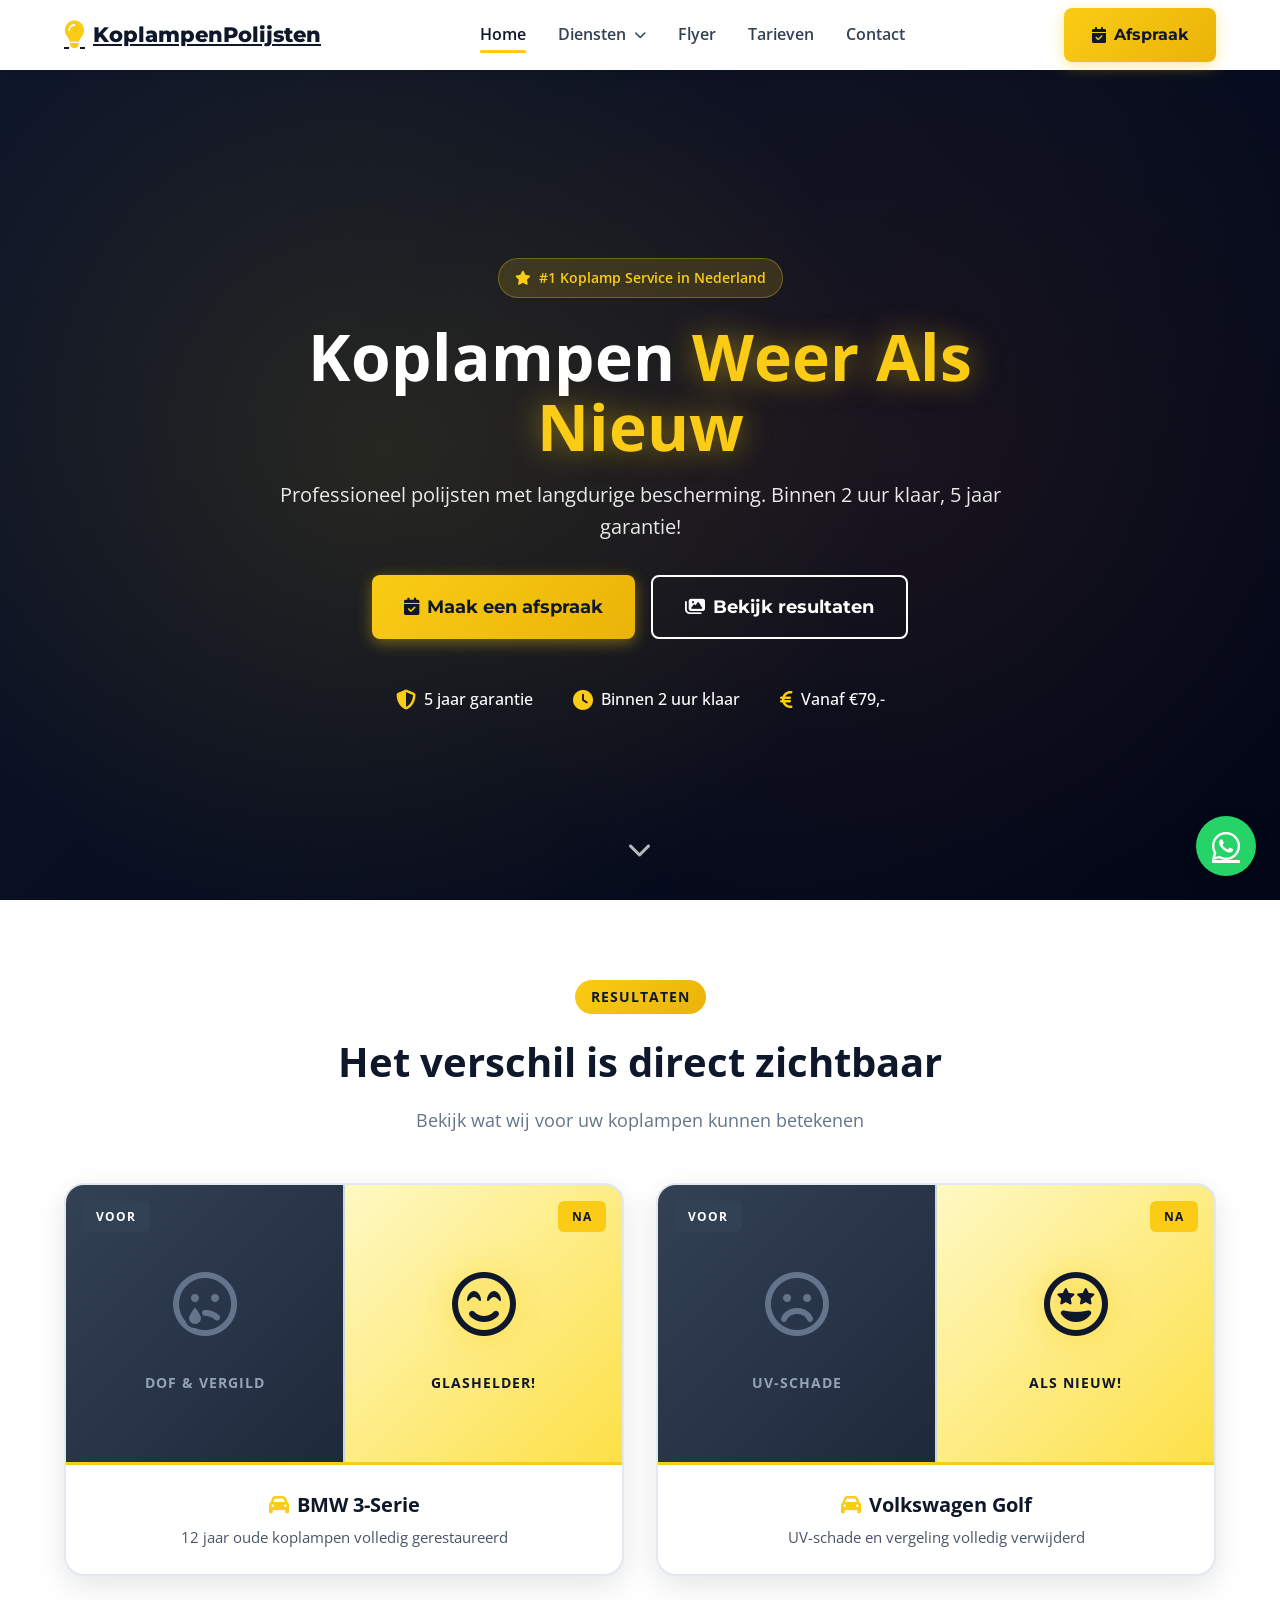
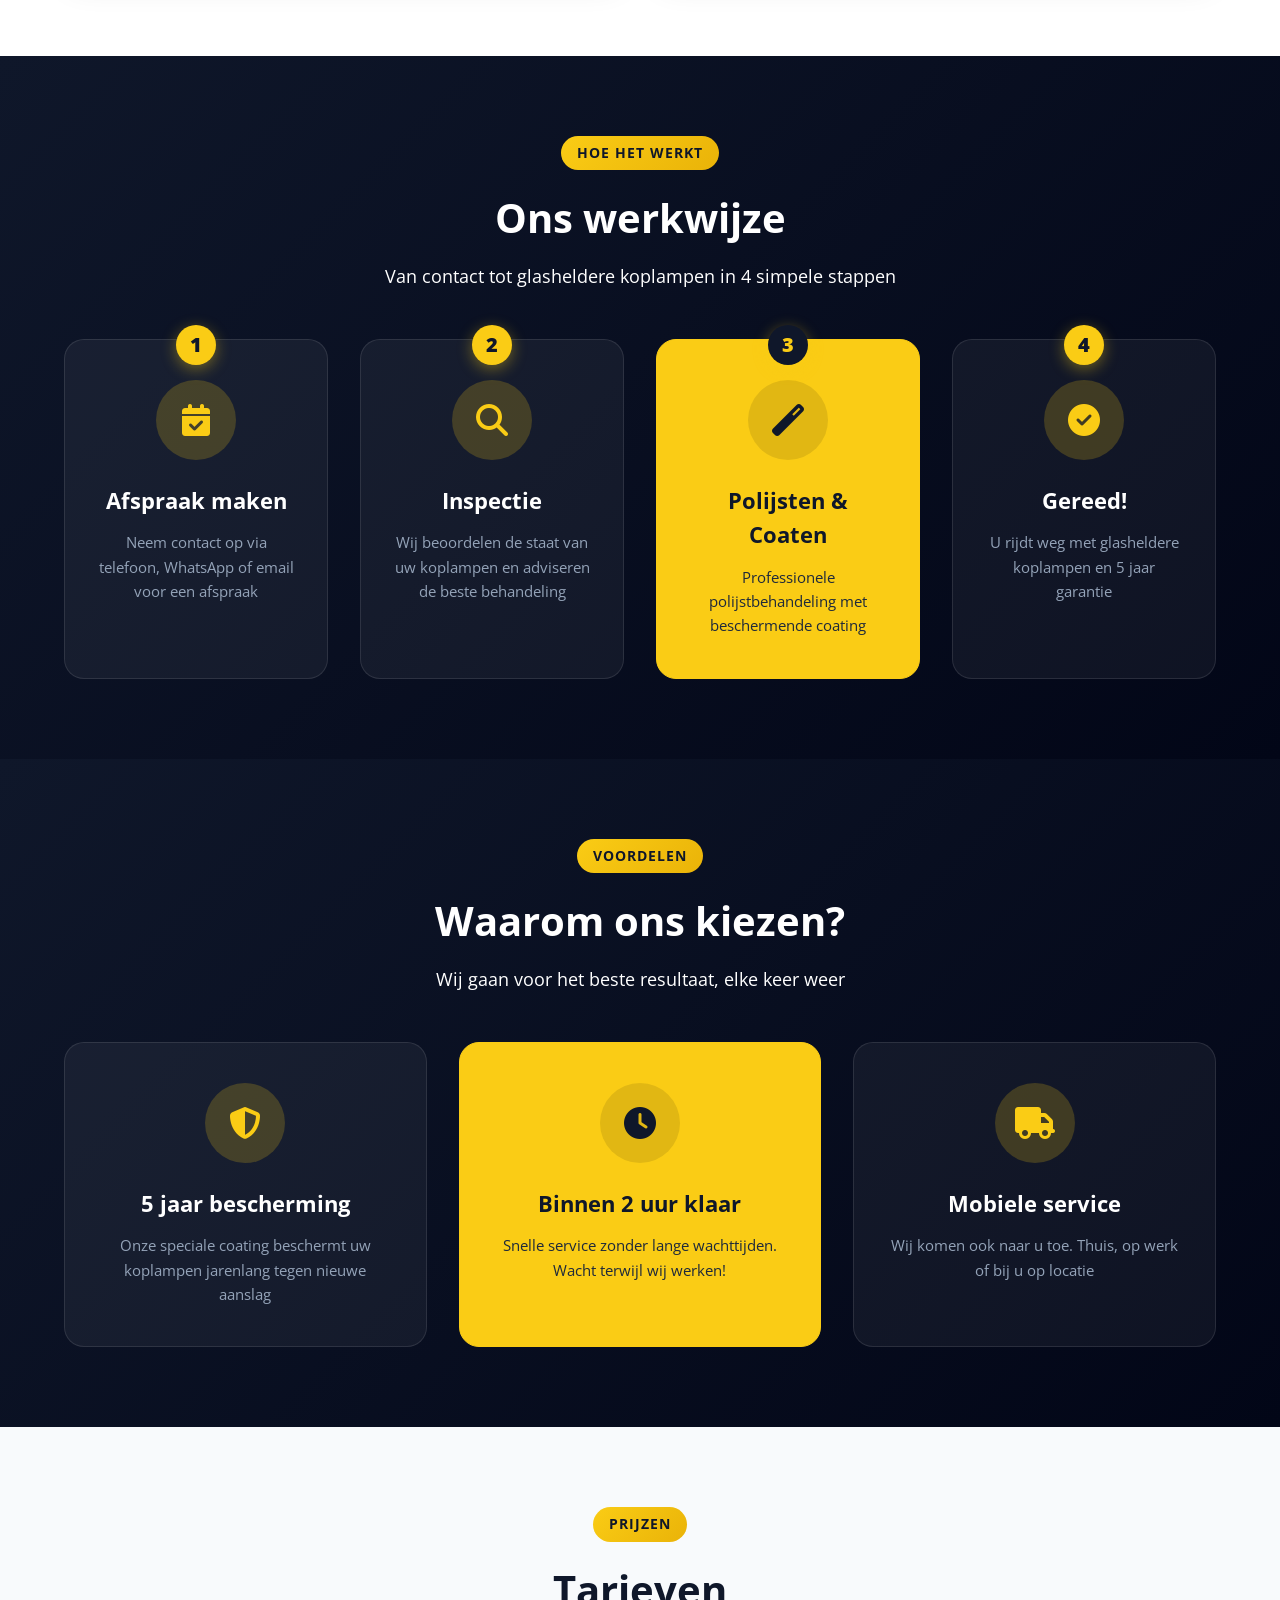
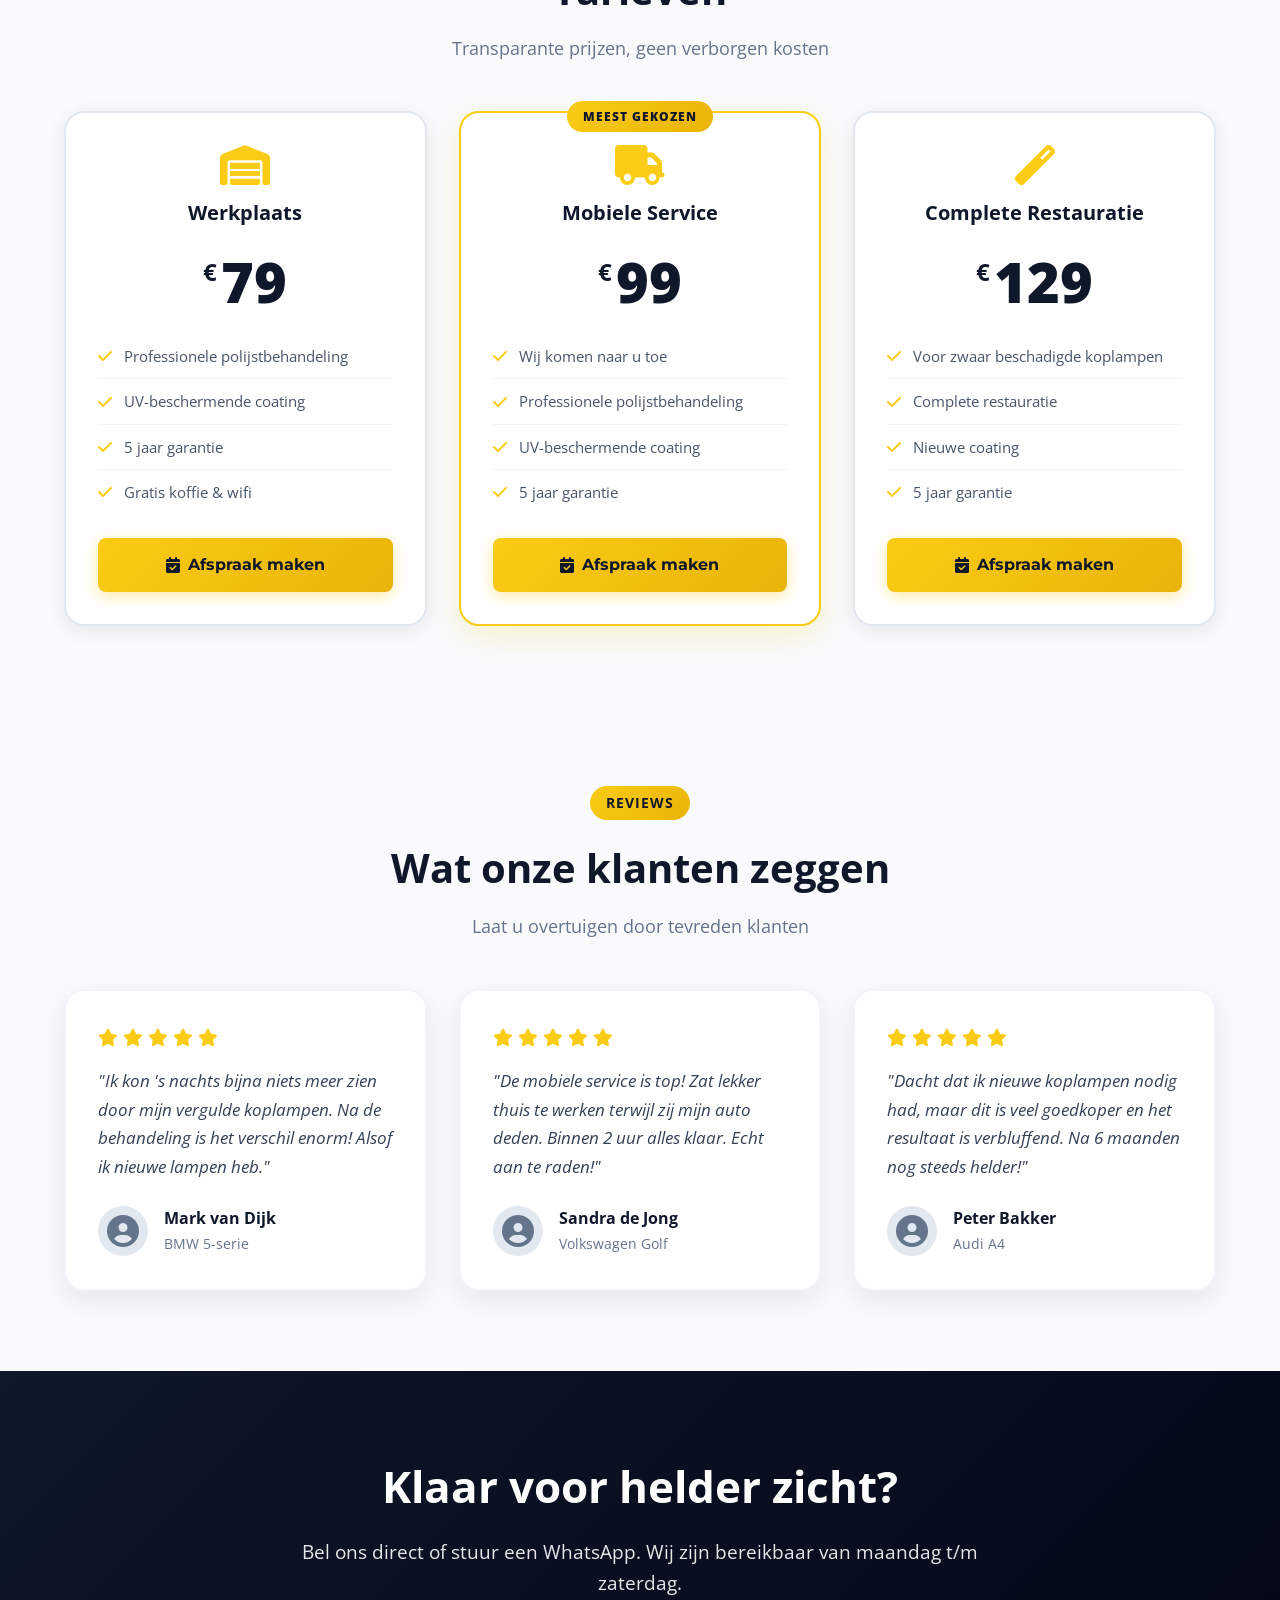
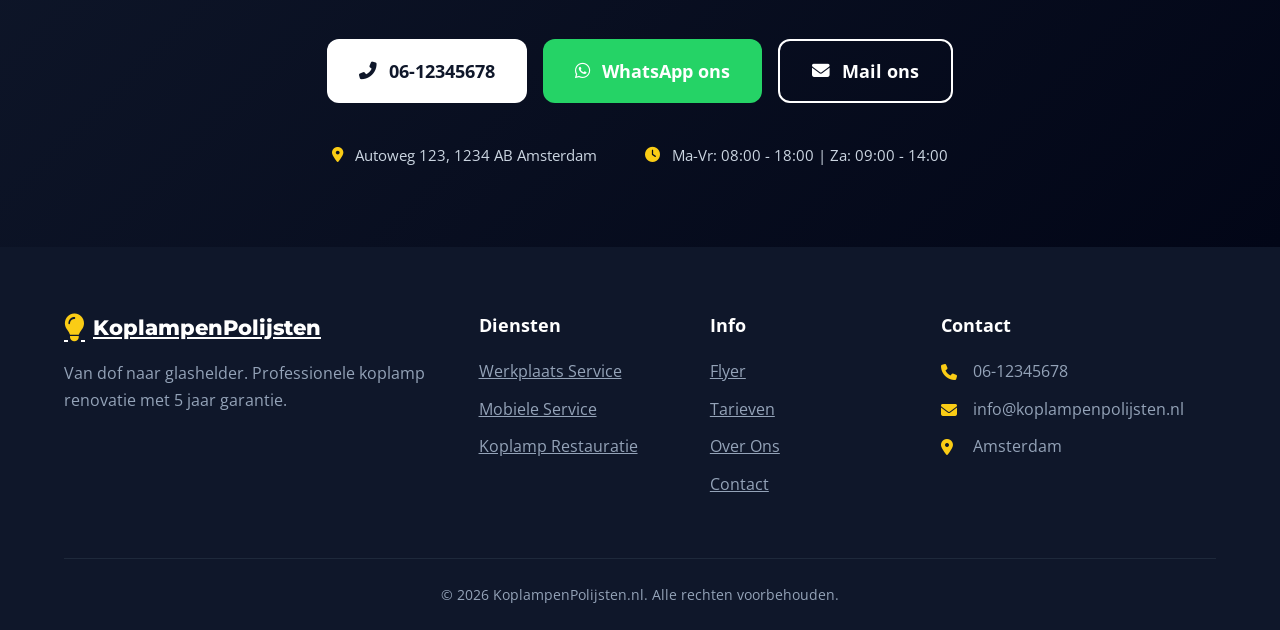
<file: index.html>
<!DOCTYPE html>
<html lang="nl">
<head>
    <meta charset="UTF-8">
    <meta name="viewport" content="width=device-width, initial-scale=1.0">
    <meta name="description" content="KoplampenPolijsten.nl - Professionele koplamp renovatie. Van dof naar glashelder in 2 uur. Mobiele service of werkplaats.">
    <title>KoplampenPolijsten.nl | Koplampen Weer Als Nieuw</title>
    <link rel="preconnect" href="https://fonts.googleapis.com">
    <link rel="preconnect" href="https://fonts.gstatic.com" crossorigin>
    <link href="https://fonts.googleapis.com/css2?family=Montserrat:wght@400;600;700;800&family=Open+Sans:wght@400;500;600&display=swap" rel="stylesheet">
    <link rel="stylesheet" href="css/style.css?v=2">
    <link rel="stylesheet" href="https://cdnjs.cloudflare.com/ajax/libs/font-awesome/6.4.0/css/all.min.css">
</head>
<body>
    <!-- Header -->
    <header class="header">
        <div class="container">
            <nav class="nav">
                <a href="index.html" class="logo">
                    <i class="fas fa-lightbulb logo-icon"></i>
                    <span>KoplampenPolijsten</span>
                </a>
                <ul class="nav-menu" id="navMenu">
                    <li><a href="index.html" class="active">Home</a></li>
                    <li class="has-dropdown">
                        <a href="#" class="dropdown-toggle">Diensten <i class="fas fa-chevron-down"></i></a>
                        <ul class="dropdown-menu">
                            <li><a href="pages/werkplaats-service.html"><i class="fas fa-warehouse"></i> Werkplaats Service</a></li>
                            <li><a href="pages/mobiele-service.html"><i class="fas fa-truck"></i> Mobiele Service</a></li>
                            <li><a href="pages/koplamp-restauratie.html"><i class="fas fa-magic"></i> Koplamp Restauratie</a></li>
                            <li><a href="pages/coating-bescherming.html"><i class="fas fa-shield-alt"></i> Coating & Bescherming</a></li>
                        </ul>
                    </li>
                    <li><a href="pages/flyer.html">Flyer</a></li>
                    <li><a href="#tarieven">Tarieven</a></li>
                    <li><a href="#contact">Contact</a></li>
                </ul>
                
                <div class="nav-actions">
                    <a href="#contact" class="btn btn-primary nav-cta">
                        <i class="fas fa-calendar-check"></i> Afspraak
                    </a>
                    <button class="mobile-menu-btn" id="mobileMenuBtn">
                        <i class="fas fa-bars"></i>
                    </button>
                </div>
            </nav>
        </div>
    </header>

    <!-- Mobile Menu -->
    <div class="mobile-nav" id="mobileNav">
        <div class="mobile-nav-header">
            <a href="index.html" class="logo">
                <i class="fas fa-lightbulb logo-icon"></i>
                <span>KoplampenPolijsten</span>
            </a>
            <button class="mobile-nav-close" id="mobileNavClose">
                <i class="fas fa-times"></i>
            </button>
        </div>
        <ul class="mobile-nav-menu">
            <li><a href="index.html" class="active">Home</a></li>
            <li>
                <button class="mobile-dropdown-toggle" id="mobileDropdownToggle">
                    Diensten <i class="fas fa-chevron-down"></i>
                </button>
                <ul class="mobile-dropdown-menu" id="mobileDropdownMenu">
                    <li><a href="pages/werkplaats-service.html"><i class="fas fa-warehouse"></i> Werkplaats Service</a></li>
                    <li><a href="pages/mobiele-service.html"><i class="fas fa-truck"></i> Mobiele Service</a></li>
                    <li><a href="pages/koplamp-restauratie.html"><i class="fas fa-magic"></i> Koplamp Restauratie</a></li>
                    <li><a href="pages/coating-bescherming.html"><i class="fas fa-shield-alt"></i> Coating & Bescherming</a></li>
                </ul>
            </li>
            <li><a href="pages/flyer.html">Flyer</a></li>
            <li><a href="#tarieven">Tarieven</a></li>
            <li><a href="#contact">Contact</a></li>
        </ul>
        <div class="mobile-nav-footer">
            <a href="#contact" class="btn btn-primary btn-full">
                <i class="fas fa-calendar-check"></i> Afspraak maken
            </a>
        </div>
    </div>
    <div class="mobile-nav-overlay" id="mobileNavOverlay"></div>

    <!-- HERO SECTIE -->
    <section class="hero-modern">
        <div class="hero-bg-modern">
            <div class="hero-overlay-modern"></div>
        </div>
        <div class="container">
            <div class="hero-content-modern">
                <div class="hero-badge-modern">
                    <i class="fas fa-star"></i> #1 Koplamp Service in Nederland
                </div>
                <h1>Koplampen <span class="highlight">Weer Als Nieuw</span></h1>
                <p class="hero-tagline-modern">Professioneel polijsten met langdurige bescherming. Binnen 2 uur klaar, 5 jaar garantie!</p>
                <div class="hero-buttons-modern">
                    <a href="#contact" class="btn btn-primary btn-large">
                        <i class="fas fa-calendar-check"></i> Maak een afspraak
                    </a>
                    <a href="#resultaten" class="btn btn-secondary btn-large">
                        <i class="fas fa-images"></i> Bekijk resultaten
                    </a>
                </div>
                <div class="hero-trust">
                    <div class="trust-item">
                        <i class="fas fa-shield-alt"></i>
                        <span>5 jaar garantie</span>
                    </div>
                    <div class="trust-item">
                        <i class="fas fa-clock"></i>
                        <span>Binnen 2 uur klaar</span>
                    </div>
                    <div class="trust-item">
                        <i class="fas fa-euro-sign"></i>
                        <span>Vanaf €79,-</span>
                    </div>
                </div>
            </div>
        </div>
        <a href="#resultaten" class="scroll-down">
            <i class="fas fa-chevron-down"></i>
        </a>
    </section>

    <!-- VOOR & NA RESULTATEN -->
    <section id="resultaten" class="results-section">
        <div class="container">
            <div class="section-header-modern">
                <span class="section-tag">Resultaten</span>
                <h2>Het verschil is direct zichtbaar</h2>
                <p>Bekijk wat wij voor uw koplampen kunnen betekenen</p>
            </div>
            
            <div class="results-showcase">
                <div class="result-card">
                    <div class="result-comparison">
                        <div class="result-before">
                            <div class="result-icon">
                                <i class="far fa-sad-tear"></i>
                            </div>
                            <span class="result-label">Voor</span>
                            <span class="result-desc">Dof & vergild</span>
                        </div>
                        <div class="result-after">
                            <div class="result-icon">
                                <i class="far fa-smile-beam"></i>
                            </div>
                            <span class="result-label">Na</span>
                            <span class="result-desc">Glashelder!</span>
                        </div>
                    </div>
                    <div class="result-info">
                        <h3><i class="fas fa-car"></i> BMW 3-Serie</h3>
                        <p>12 jaar oude koplampen volledig gerestaureerd</p>
                    </div>
                </div>
                
                <div class="result-card">
                    <div class="result-comparison">
                        <div class="result-before">
                            <div class="result-icon">
                                <i class="far fa-frown"></i>
                            </div>
                            <span class="result-label">Voor</span>
                            <span class="result-desc">UV-schade</span>
                        </div>
                        <div class="result-after">
                            <div class="result-icon">
                                <i class="far fa-grin-stars"></i>
                            </div>
                            <span class="result-label">Na</span>
                            <span class="result-desc">Als nieuw!</span>
                        </div>
                    </div>
                    <div class="result-info">
                        <h3><i class="fas fa-car"></i> Volkswagen Golf</h3>
                        <p>UV-schade en vergeling volledig verwijderd</p>
                    </div>
                </div>
            </div>
        </div>
    </section>

    <!-- HOE HET WERKT -->
    <section class="process-section">
        <div class="container">
            <div class="section-header-modern">
                <span class="section-tag">Hoe het werkt</span>
                <h2>Ons werkwijze</h2>
                <p>Van contact tot glasheldere koplampen in 4 simpele stappen</p>
            </div>
            <div class="process-cards">
                <div class="process-card">
                    <div class="process-step-num">1</div>
                    <div class="process-icon">
                        <i class="fas fa-calendar-check"></i>
                    </div>
                    <h3>Afspraak maken</h3>
                    <p>Neem contact op via telefoon, WhatsApp of email voor een afspraak</p>
                </div>
                <div class="process-card">
                    <div class="process-step-num">2</div>
                    <div class="process-icon">
                        <i class="fas fa-search"></i>
                    </div>
                    <h3>Inspectie</h3>
                    <p>Wij beoordelen de staat van uw koplampen en adviseren de beste behandeling</p>
                </div>
                <div class="process-card featured">
                    <div class="process-step-num">3</div>
                    <div class="process-icon">
                        <i class="fas fa-magic"></i>
                    </div>
                    <h3>Polijsten & Coaten</h3>
                    <p>Professionele polijstbehandeling met beschermende coating</p>
                </div>
                <div class="process-card">
                    <div class="process-step-num">4</div>
                    <div class="process-icon">
                        <i class="fas fa-check-circle"></i>
                    </div>
                    <h3>Gereed!</h3>
                    <p>U rijdt weg met glasheldere koplampen en 5 jaar garantie</p>
                </div>
            </div>
        </div>
    </section>

    <!-- WAAROM ONS KIEZEN -->
    <section class="why-us-section">
        <div class="container">
            <div class="section-header-modern light">
                <span class="section-tag">Voordelen</span>
                <h2>Waarom ons kiezen?</h2>
                <p>Wij gaan voor het beste resultaat, elke keer weer</p>
            </div>
            
            <div class="why-us-grid">
                <div class="why-us-card">
                    <div class="why-us-icon">
                        <i class="fas fa-shield-alt"></i>
                    </div>
                    <h3>5 jaar bescherming</h3>
                    <p>Onze speciale coating beschermt uw koplampen jarenlang tegen nieuwe aanslag</p>
                </div>
                
                <div class="why-us-card featured">
                    <div class="why-us-icon">
                        <i class="fas fa-clock"></i>
                    </div>
                    <h3>Binnen 2 uur klaar</h3>
                    <p>Snelle service zonder lange wachttijden. Wacht terwijl wij werken!</p>
                </div>
                
                <div class="why-us-card">
                    <div class="why-us-icon">
                        <i class="fas fa-truck"></i>
                    </div>
                    <h3>Mobiele service</h3>
                    <p>Wij komen ook naar u toe. Thuis, op werk of bij u op locatie</p>
                </div>
            </div>
        </div>
    </section>

    <!-- TARIEVEN -->
    <section id="tarieven" class="pricing-section">
        <div class="container">
            <div class="section-header-modern">
                <span class="section-tag">Prijzen</span>
                <h2>Tarieven</h2>
                <p>Transparante prijzen, geen verborgen kosten</p>
            </div>
            
            <div class="pricing-grid">
                <div class="pricing-card">
                    <div class="pricing-header">
                        <i class="fas fa-warehouse"></i>
                        <h3>Werkplaats</h3>
                    </div>
                    <div class="pricing-price">
                        <span class="currency">€</span>
                        <span class="amount">79</span>
                    </div>
                    <ul class="pricing-features">
                        <li><i class="fas fa-check"></i> Professionele polijstbehandeling</li>
                        <li><i class="fas fa-check"></i> UV-beschermende coating</li>
                        <li><i class="fas fa-check"></i> 5 jaar garantie</li>
                        <li><i class="fas fa-check"></i> Gratis koffie & wifi</li>
                    </ul>
                    <a href="#contact" class="btn btn-primary btn-full">
                        <i class="fas fa-calendar-check"></i> Afspraak maken
                    </a>
                </div>
                
                <div class="pricing-card popular">
                    <div class="popular-badge">Meest gekozen</div>
                    <div class="pricing-header">
                        <i class="fas fa-truck"></i>
                        <h3>Mobiele Service</h3>
                    </div>
                    <div class="pricing-price">
                        <span class="currency">€</span>
                        <span class="amount">99</span>
                    </div>
                    <ul class="pricing-features">
                        <li><i class="fas fa-check"></i> Wij komen naar u toe</li>
                        <li><i class="fas fa-check"></i> Professionele polijstbehandeling</li>
                        <li><i class="fas fa-check"></i> UV-beschermende coating</li>
                        <li><i class="fas fa-check"></i> 5 jaar garantie</li>
                    </ul>
                    <a href="#contact" class="btn btn-primary btn-full">
                        <i class="fas fa-calendar-check"></i> Afspraak maken
                    </a>
                </div>
                
                <div class="pricing-card">
                    <div class="pricing-header">
                        <i class="fas fa-magic"></i>
                        <h3>Complete Restauratie</h3>
                    </div>
                    <div class="pricing-price">
                        <span class="currency">€</span>
                        <span class="amount">129</span>
                    </div>
                    <ul class="pricing-features">
                        <li><i class="fas fa-check"></i> Voor zwaar beschadigde koplampen</li>
                        <li><i class="fas fa-check"></i> Complete restauratie</li>
                        <li><i class="fas fa-check"></i> Nieuwe coating</li>
                        <li><i class="fas fa-check"></i> 5 jaar garantie</li>
                    </ul>
                    <a href="#contact" class="btn btn-primary btn-full">
                        <i class="fas fa-calendar-check"></i> Afspraak maken
                    </a>
                </div>
            </div>
        </div>
    </section>

    <!-- REVIEWS -->
    <section class="reviews-section">
        <div class="container">
            <div class="section-header-modern">
                <span class="section-tag">Reviews</span>
                <h2>Wat onze klanten zeggen</h2>
                <p>Laat u overtuigen door tevreden klanten</p>
            </div>
            <div class="reviews-grid">
                <div class="review-card">
                    <div class="review-stars">
                        <i class="fas fa-star"></i>
                        <i class="fas fa-star"></i>
                        <i class="fas fa-star"></i>
                        <i class="fas fa-star"></i>
                        <i class="fas fa-star"></i>
                    </div>
                    <p class="review-text">"Ik kon 's nachts bijna niets meer zien door mijn vergulde koplampen. Na de behandeling is het verschil enorm! Alsof ik nieuwe lampen heb."</p>
                    <div class="review-author">
                        <div class="review-avatar">
                            <i class="fas fa-user-circle"></i>
                        </div>
                        <div>
                            <strong>Mark van Dijk</strong>
                            <span>BMW 5-serie</span>
                        </div>
                    </div>
                </div>
                <div class="review-card">
                    <div class="review-stars">
                        <i class="fas fa-star"></i>
                        <i class="fas fa-star"></i>
                        <i class="fas fa-star"></i>
                        <i class="fas fa-star"></i>
                        <i class="fas fa-star"></i>
                    </div>
                    <p class="review-text">"De mobiele service is top! Zat lekker thuis te werken terwijl zij mijn auto deden. Binnen 2 uur alles klaar. Echt aan te raden!"</p>
                    <div class="review-author">
                        <div class="review-avatar">
                            <i class="fas fa-user-circle"></i>
                        </div>
                        <div>
                            <strong>Sandra de Jong</strong>
                            <span>Volkswagen Golf</span>
                        </div>
                    </div>
                </div>
                <div class="review-card">
                    <div class="review-stars">
                        <i class="fas fa-star"></i>
                        <i class="fas fa-star"></i>
                        <i class="fas fa-star"></i>
                        <i class="fas fa-star"></i>
                        <i class="fas fa-star"></i>
                    </div>
                    <p class="review-text">"Dacht dat ik nieuwe koplampen nodig had, maar dit is veel goedkoper en het resultaat is verbluffend. Na 6 maanden nog steeds helder!"</p>
                    <div class="review-author">
                        <div class="review-avatar">
                            <i class="fas fa-user-circle"></i>
                        </div>
                        <div>
                            <strong>Peter Bakker</strong>
                            <span>Audi A4</span>
                        </div>
                    </div>
                </div>
            </div>
        </div>
    </section>

    <!-- CONTACT CTA -->
    <section id="contact" class="contact-section">
        <div class="container">
            <div class="contact-content">
                <h2>Klaar voor helder zicht?</h2>
                <p>Bel ons direct of stuur een WhatsApp. Wij zijn bereikbaar van maandag t/m zaterdag.</p>
                
                <div class="contact-methods">
                    <a href="tel:+31612345678" class="contact-btn phone">
                        <i class="fas fa-phone-alt"></i>
                        <span>06-12345678</span>
                    </a>
                    
                    <a href="https://wa.me/31612345678" class="contact-btn whatsapp">
                        <i class="fab fa-whatsapp"></i>
                        <span>WhatsApp ons</span>
                    </a>
                    
                    <a href="mailto:info@koplampenpolijsten.nl" class="contact-btn email">
                        <i class="fas fa-envelope"></i>
                        <span>Mail ons</span>
                    </a>
                </div>
                
                <div class="contact-info-box">
                    <div class="info-item">
                        <i class="fas fa-map-marker-alt"></i>
                        <span>Autoweg 123, 1234 AB Amsterdam</span>
                    </div>
                    <div class="info-item">
                        <i class="fas fa-clock"></i>
                        <span>Ma-Vr: 08:00 - 18:00 | Za: 09:00 - 14:00</span>
                    </div>
                </div>
            </div>
        </div>
    </section>

    <!-- FOOTER -->
    <footer class="footer">
        <div class="container">
            <div class="footer-grid">
                <div class="footer-brand">
                    <a href="index.html" class="logo">
                        <i class="fas fa-lightbulb logo-icon"></i>
                        <span>KoplampenPolijsten</span>
                    </a>
                    <p>Van dof naar glashelder. Professionele koplamp renovatie met 5 jaar garantie.</p>
                </div>
                <div class="footer-links">
                    <h4>Diensten</h4>
                    <ul>
                        <li><a href="pages/werkplaats-service.html">Werkplaats Service</a></li>
                        <li><a href="pages/mobiele-service.html">Mobiele Service</a></li>
                        <li><a href="pages/koplamp-restauratie.html">Koplamp Restauratie</a></li>
                    </ul>
                </div>
                <div class="footer-links">
                    <h4>Info</h4>
                    <ul>
                        <li><a href="pages/flyer.html">Flyer</a></li>
                        <li><a href="#tarieven">Tarieven</a></li>
                        <li><a href="pages/over-ons.html">Over Ons</a></li>
                        <li><a href="#contact">Contact</a></li>
                    </ul>
                </div>
                <div class="footer-contact">
                    <h4>Contact</h4>
                    <ul>
                        <li><i class="fas fa-phone"></i> 06-12345678</li>
                        <li><i class="fas fa-envelope"></i> info@koplampenpolijsten.nl</li>
                        <li><i class="fas fa-map-marker-alt"></i> Amsterdam</li>
                    </ul>
                </div>
            </div>
            <div class="footer-bottom">
                <p>&copy; 2026 KoplampenPolijsten.nl. Alle rechten voorbehouden.</p>
            </div>
        </div>
    </footer>

    <!-- WhatsApp Float -->
    <a href="https://wa.me/31612345678" class="whatsapp-float" target="_blank">
        <i class="fab fa-whatsapp"></i>
    </a>

    <script src="js/main.js"></script>
</body>
</html>
</file>
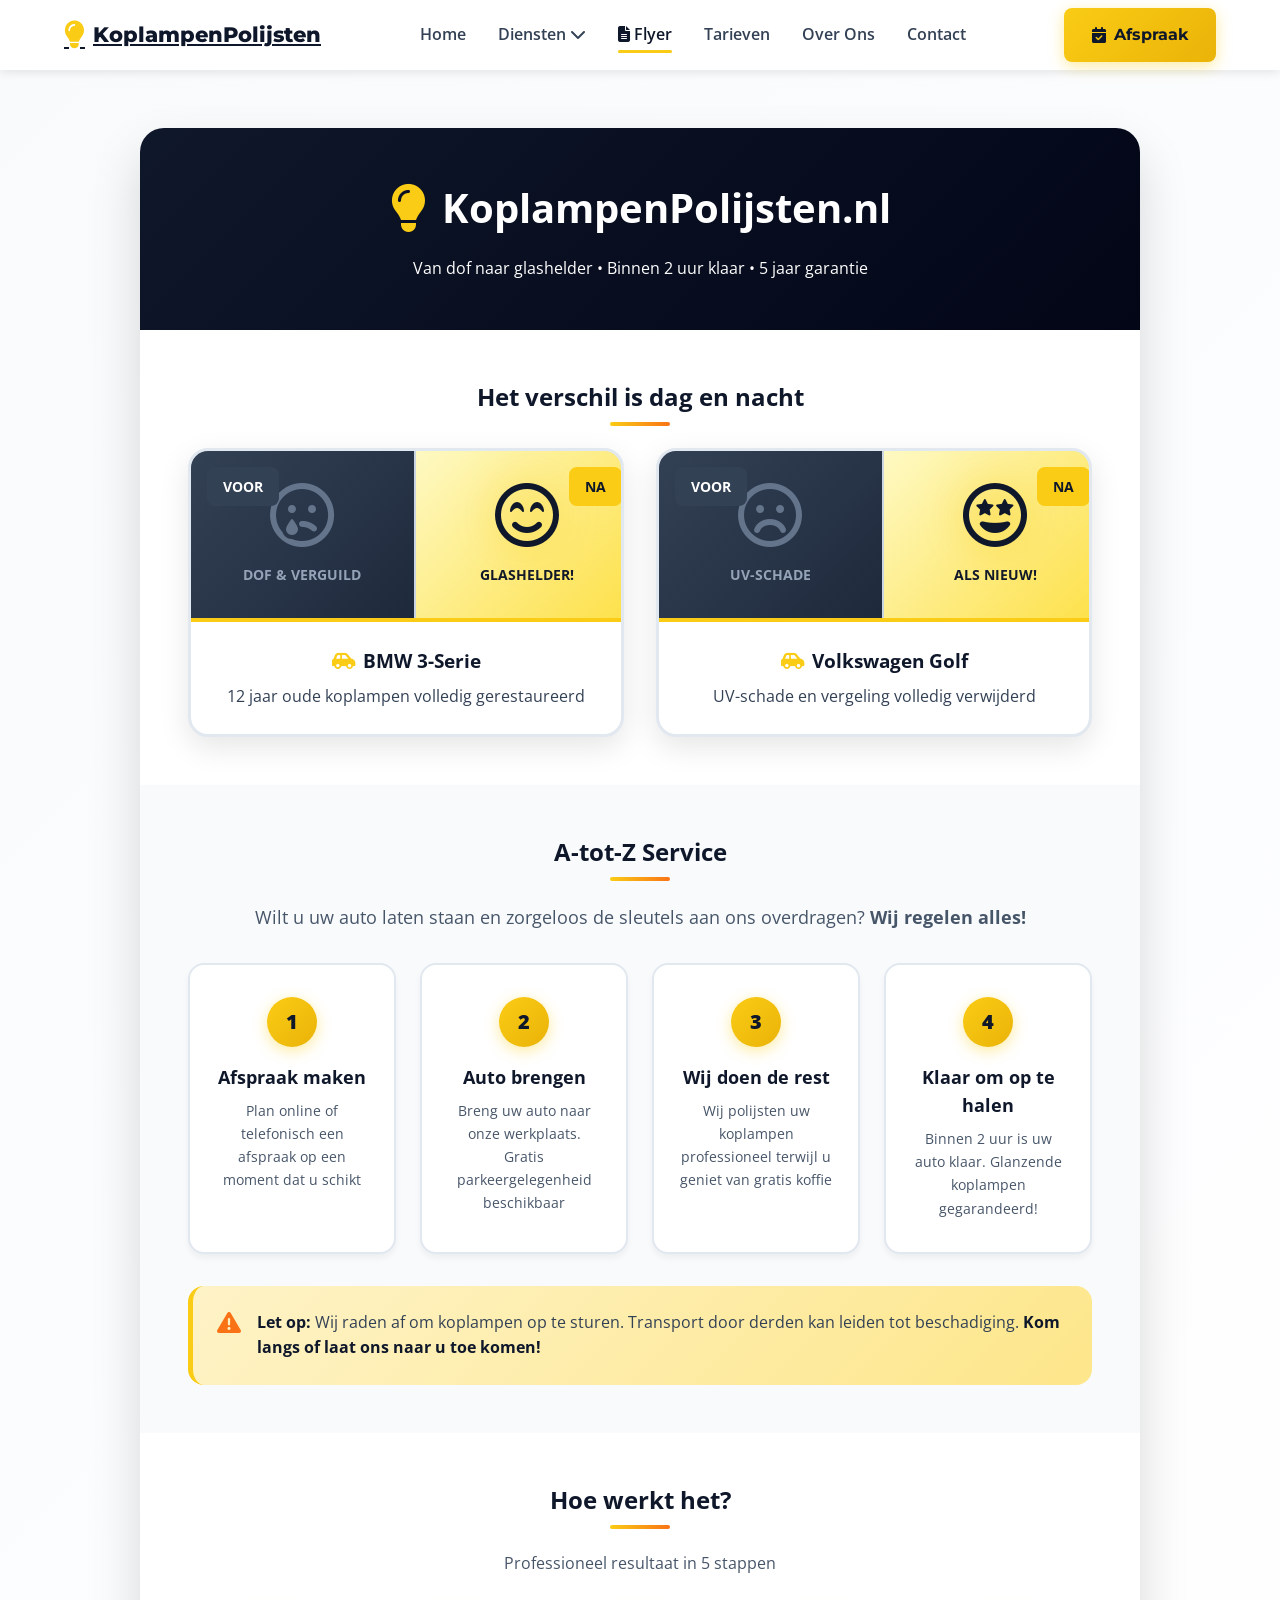
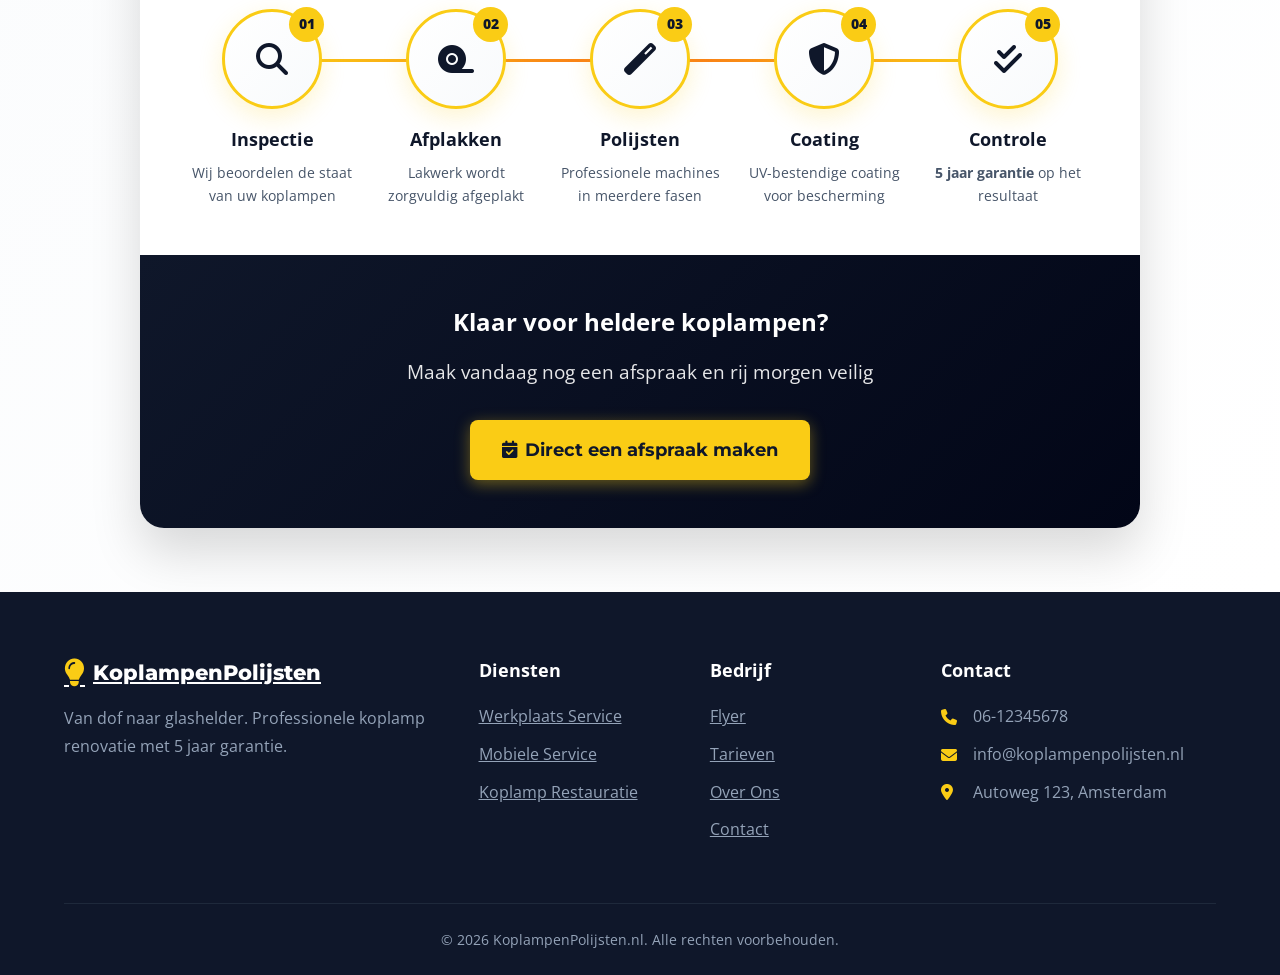
<file: pages/flyer.html>
<!DOCTYPE html>
<html lang="nl">
<head>
    <meta charset="UTF-8">
    <meta name="viewport" content="width=device-width, initial-scale=1.0">
    <title>Flyer | KoplampenPolijsten.nl</title>
    <link rel="preconnect" href="https://fonts.googleapis.com">
    <link rel="preconnect" href="https://fonts.gstatic.com" crossorigin>
    <link href="https://fonts.googleapis.com/css2?family=Montserrat:wght@400;600;700;800&family=Open+Sans:wght@400;500;600&display=swap" rel="stylesheet">
    <link rel="stylesheet" href="../css/style.css">
    <link rel="stylesheet" href="https://cdnjs.cloudflare.com/ajax/libs/font-awesome/6.4.0/css/all.min.css">
    <style>
        .flyer-page {
            padding: 8rem 0 4rem;
            background: linear-gradient(135deg, var(--gray-50) 0%, var(--white) 100%);
            min-height: 100vh;
        }
        
        .flyer-container {
            max-width: 1000px;
            margin: 0 auto;
            background: var(--white);
            box-shadow: 0 25px 50px rgba(0,0,0,0.15);
            border-radius: 24px;
            overflow: hidden;
        }
        
        .flyer-header-inner {
            background: linear-gradient(135deg, var(--primary) 0%, var(--primary-dark) 100%);
            color: var(--white);
            padding: 3rem;
            text-align: center;
        }
        
        .flyer-logo {
            display: flex;
            align-items: center;
            justify-content: center;
            gap: 1rem;
            margin-bottom: 1rem;
        }
        
        .flyer-logo i {
            font-size: 3rem;
            color: var(--accent);
        }
        
        .flyer-logo h1 {
            color: var(--white);
            font-size: 2.5rem;
        }
        
        .flyer-content {
            padding: 0;
        }
        
        .flyer-section {
            padding: 3rem;
        }
        
        .flyer-section:nth-child(even) {
            background: var(--gray-50);
        }
        
        .flyer-title {
            text-align: center;
            margin-bottom: 2rem;
        }
        
        .flyer-title h2 {
            color: var(--primary);
            position: relative;
            display: inline-block;
        }
        
        .flyer-title h2::after {
            content: '';
            position: absolute;
            bottom: -10px;
            left: 50%;
            transform: translateX(-50%);
            width: 60px;
            height: 4px;
            background: linear-gradient(90deg, var(--accent), var(--secondary));
            border-radius: 2px;
        }
        
        /* Comparison Cards */
        .comparison-grid {
            display: grid;
            grid-template-columns: repeat(2, 1fr);
            gap: 2rem;
        }
        
        .comparison-card {
            background: var(--white);
            border-radius: 20px;
            overflow: hidden;
            box-shadow: 0 10px 30px rgba(0,0,0,0.1);
            border: 3px solid var(--gray-200);
        }
        
        .comparison-visual {
            display: grid;
            grid-template-columns: 1fr 1fr;
            gap: 2px;
            background: var(--gray-300);
        }
        
        .visual-box {
            aspect-ratio: 4/3;
            display: flex;
            flex-direction: column;
            align-items: center;
            justify-content: center;
            padding: 2rem;
            position: relative;
        }
        
        .visual-box.before {
            background: linear-gradient(135deg, #334155, #1e293b);
        }
        
        .visual-box.after {
            background: linear-gradient(135deg, #fef9c3, #fde047);
        }
        
        .visual-box i {
            font-size: 4rem;
            margin-bottom: 1rem;
        }
        
        .visual-box.before i {
            color: #64748b;
        }
        
        .visual-box.after i {
            color: var(--primary);
            filter: drop-shadow(0 0 20px rgba(250,204,21,0.8));
        }
        
        .visual-box span {
            font-weight: 700;
            font-size: 0.9rem;
            text-transform: uppercase;
        }
        
        .visual-box.before span {
            color: #94a3b8;
        }
        
        .visual-box.after span {
            color: var(--primary);
        }
        
        .visual-label {
            position: absolute;
            top: 1rem;
            padding: 0.5rem 1rem;
            border-radius: 8px;
            font-weight: 700;
            font-size: 0.85rem;
            text-transform: uppercase;
        }
        
        .visual-box.before .visual-label {
            left: 1rem;
            background: var(--gray-700);
            color: var(--white);
        }
        
        .visual-box.after .visual-label {
            right: 1rem;
            background: var(--accent);
            color: var(--primary);
        }
        
        .comparison-info {
            padding: 1.5rem;
            text-align: center;
            border-top: 4px solid var(--accent);
        }
        
        .comparison-info h3 {
            color: var(--primary);
            margin-bottom: 0.5rem;
            display: flex;
            align-items: center;
            justify-content: center;
            gap: 0.5rem;
        }
        
        .comparison-info h3 i {
            color: var(--accent);
        }
        
        /* Steps Grid */
        .steps-row {
            display: grid;
            grid-template-columns: repeat(4, 1fr);
            gap: 1.5rem;
            margin-bottom: 2rem;
        }
        
        .step-flyer {
            background: var(--white);
            border-radius: 16px;
            padding: 2rem 1.5rem;
            text-align: center;
            border: 2px solid var(--gray-200);
            box-shadow: 0 4px 6px rgba(0,0,0,0.05);
        }
        
        .step-flyer .step-number-box {
            width: 50px;
            height: 50px;
            background: linear-gradient(135deg, var(--accent), var(--accent-dark));
            color: var(--primary);
            border-radius: 50%;
            display: flex;
            align-items: center;
            justify-content: center;
            font-weight: 800;
            font-size: 1.25rem;
            margin: 0 auto 1rem;
            box-shadow: 0 4px 15px rgba(250,204,21,0.4);
        }
        
        .step-flyer h4 {
            color: var(--primary);
            margin-bottom: 0.5rem;
            font-size: 1.1rem;
        }
        
        .step-flyer p {
            color: var(--gray-600);
            font-size: 0.9rem;
        }
        
        /* Warning Box */
        .warning-flyer {
            display: flex;
            align-items: flex-start;
            gap: 1rem;
            padding: 1.5rem;
            background: linear-gradient(135deg, #fef3c7, #fde68a);
            border-radius: 16px;
            border-left: 5px solid var(--accent);
        }
        
        .warning-flyer i {
            font-size: 1.5rem;
            color: var(--secondary);
        }
        
        .warning-flyer strong {
            color: var(--primary);
        }
        
        /* Process Timeline */
        .process-timeline {
            display: flex;
            justify-content: space-between;
            gap: 1rem;
            position: relative;
        }
        
        .process-timeline::before {
            content: '';
            position: absolute;
            top: 50px;
            left: 10%;
            right: 10%;
            height: 3px;
            background: linear-gradient(90deg, var(--accent), var(--secondary), var(--accent));
        }
        
        .process-item-flyer {
            flex: 1;
            text-align: center;
            position: relative;
            z-index: 1;
        }
        
        .process-icon-box {
            width: 100px;
            height: 100px;
            background: linear-gradient(135deg, var(--white), var(--gray-50));
            border: 3px solid var(--accent);
            border-radius: 50%;
            display: flex;
            align-items: center;
            justify-content: center;
            margin: 0 auto 1rem;
            position: relative;
            box-shadow: 0 8px 25px rgba(250,204,21,0.2);
        }
        
        .process-icon-box i {
            font-size: 2rem;
            color: var(--primary);
        }
        
        .process-num-badge {
            position: absolute;
            top: -5px;
            right: -5px;
            width: 35px;
            height: 35px;
            background: var(--accent);
            color: var(--primary);
            border-radius: 50%;
            display: flex;
            align-items: center;
            justify-content: center;
            font-weight: 800;
            font-size: 0.85rem;
        }
        
        .process-item-flyer h4 {
            color: var(--primary);
            margin-bottom: 0.5rem;
            font-size: 1.1rem;
        }
        
        .process-item-flyer p {
            color: var(--gray-600);
            font-size: 0.9rem;
        }
        
        /* Responsive */
        @media (max-width: 768px) {
            .comparison-grid,
            .steps-row {
                grid-template-columns: 1fr;
            }
            .process-timeline {
                flex-direction: column;
            }
            .process-timeline::before {
                display: none;
            }
        }
    </style>
</head>
<body>
    <!-- Header -->
    <header class="header">
        <div class="container">
            <nav class="nav">
                <a href="../index.html" class="logo">
                    <i class="fas fa-lightbulb logo-icon"></i>
                    <span>KoplampenPolijsten</span>
                </a>
                <ul class="nav-menu" id="navMenu">
                    <li><a href="../index.html">Home</a></li>
                    <li class="dropdown">
                        <a href="#">Diensten <i class="fas fa-chevron-down"></i></a>
                        <ul class="dropdown-menu">
                            <li><a href="werkplaats-service.html">Werkplaats Service</a></li>
                            <li><a href="mobiele-service.html">Mobiele Service</a></li>
                            <li><a href="koplamp-restauratie.html">Koplamp Restauratie</a></li>
                            <li><a href="coating-bescherming.html">Coating & Bescherming</a></li>
                        </ul>
                    </li>
                    <li><a href="flyer.html" class="active"><i class="fas fa-file-alt"></i> Flyer</a></li>
                    <li><a href="tarieven.html">Tarieven</a></li>
                    <li><a href="over-ons.html">Over Ons</a></li>
                    <li><a href="contact.html">Contact</a></li>
                </ul>
                
                <div class="nav-actions">
                    <a href="contact.html" class="btn btn-primary nav-cta">
                        <i class="fas fa-calendar-check"></i> Afspraak
                    </a>
                    <button class="mobile-menu-btn" id="mobileMenuBtn">
                        <i class="fas fa-bars"></i>
                    </button>
                </div>
            </nav>
        </div>
    </header>

    <!-- Flyer Content -->
    <section class="flyer-page">
        <div class="container">
            <div class="flyer-container">
                <!-- Flyer Header -->
                <div class="flyer-header-inner">
                    <div class="flyer-logo">
                        <i class="fas fa-lightbulb"></i>
                        <h1>KoplampenPolijsten.nl</h1>
                    </div>
                    <p>Van dof naar glashelder • Binnen 2 uur klaar • 5 jaar garantie</p>
                </div>
                
                <div class="flyer-content">
                    <!-- Before/After Section -->
                    <div class="flyer-section">
                        <div class="flyer-title">
                            <h2>Het verschil is dag en nacht</h2>
                        </div>
                        <div class="comparison-grid">
                            <div class="comparison-card">
                                <div class="comparison-visual">
                                    <div class="visual-box before">
                                        <i class="far fa-sad-tear"></i>
                                        <span>Dof & Verguild</span>
                                        <span class="visual-label">Voor</span>
                                    </div>
                                    <div class="visual-box after">
                                        <i class="far fa-smile-beam"></i>
                                        <span>Glashelder!</span>
                                        <span class="visual-label">Na</span>
                                    </div>
                                </div>
                                <div class="comparison-info">
                                    <h3><i class="fas fa-car-side"></i> BMW 3-Serie</h3>
                                    <p>12 jaar oude koplampen volledig gerestaureerd</p>
                                </div>
                            </div>
                            
                            <div class="comparison-card">
                                <div class="comparison-visual">
                                    <div class="visual-box before">
                                        <i class="far fa-frown"></i>
                                        <span>UV-Schade</span>
                                        <span class="visual-label">Voor</span>
                                    </div>
                                    <div class="visual-box after">
                                        <i class="far fa-grin-stars"></i>
                                        <span>Als Nieuw!</span>
                                        <span class="visual-label">Na</span>
                                    </div>
                                </div>
                                <div class="comparison-info">
                                    <h3><i class="fas fa-car-side"></i> Volkswagen Golf</h3>
                                    <p>UV-schade en vergeling volledig verwijderd</p>
                                </div>
                            </div>
                        </div>
                    </div>
                    
                    <!-- A-tot-Z Section -->
                    <div class="flyer-section">
                        <div class="flyer-title">
                            <h2>A-tot-Z Service</h2>
                        </div>
                        <p style="text-align: center; color: var(--gray-600); margin-bottom: 2rem; font-size: 1.1rem;">
                            Wilt u uw auto laten staan en zorgeloos de sleutels aan ons overdragen? <strong>Wij regelen alles!</strong>
                        </p>
                        
                        <div class="steps-row">
                            <div class="step-flyer">
                                <div class="step-number-box">1</div>
                                <h4>Afspraak maken</h4>
                                <p>Plan online of telefonisch een afspraak op een moment dat u schikt</p>
                            </div>
                            
                            <div class="step-flyer">
                                <div class="step-number-box">2</div>
                                <h4>Auto brengen</h4>
                                <p>Breng uw auto naar onze werkplaats. Gratis parkeergelegenheid beschikbaar</p>
                            </div>
                            
                            <div class="step-flyer">
                                <div class="step-number-box">3</div>
                                <h4>Wij doen de rest</h4>
                                <p>Wij polijsten uw koplampen professioneel terwijl u geniet van gratis koffie</p>
                            </div>
                            
                            <div class="step-flyer">
                                <div class="step-number-box">4</div>
                                <h4>Klaar om op te halen</h4>
                                <p>Binnen 2 uur is uw auto klaar. Glanzende koplampen gegarandeerd!</p>
                            </div>
                        </div>
                        
                        <div class="warning-flyer">
                            <i class="fas fa-exclamation-triangle"></i>
                            <div>
                                <strong>Let op:</strong> Wij raden af om koplampen op te sturen. Transport door derden kan leiden tot beschadiging. <strong>Kom langs of laat ons naar u toe komen!</strong>
                            </div>
                        </div>
                    </div>
                    
                    <!-- How It Works Section -->
                    <div class="flyer-section">
                        <div class="flyer-title">
                            <h2>Hoe werkt het?</h2>
                        </div>
                        <p style="text-align: center; color: var(--gray-600); margin-bottom: 2rem;">
                            Professioneel resultaat in 5 stappen
                        </p>
                        
                        <div class="process-timeline">
                            <div class="process-item-flyer">
                                <div class="process-icon-box">
                                    <i class="fas fa-search"></i>
                                    <span class="process-num-badge">01</span>
                                </div>
                                <h4>Inspectie</h4>
                                <p>Wij beoordelen de staat van uw koplampen</p>
                            </div>
                            
                            <div class="process-item-flyer">
                                <div class="process-icon-box">
                                    <i class="fas fa-tape"></i>
                                    <span class="process-num-badge">02</span>
                                </div>
                                <h4>Afplakken</h4>
                                <p>Lakwerk wordt zorgvuldig afgeplakt</p>
                            </div>
                            
                            <div class="process-item-flyer">
                                <div class="process-icon-box">
                                    <i class="fas fa-magic"></i>
                                    <span class="process-num-badge">03</span>
                                </div>
                                <h4>Polijsten</h4>
                                <p>Professionele machines in meerdere fasen</p>
                            </div>
                            
                            <div class="process-item-flyer">
                                <div class="process-icon-box">
                                    <i class="fas fa-shield-alt"></i>
                                    <span class="process-num-badge">04</span>
                                </div>
                                <h4>Coating</h4>
                                <p>UV-bestendige coating voor bescherming</p>
                            </div>
                            
                            <div class="process-item-flyer">
                                <div class="process-icon-box">
                                    <i class="fas fa-check-double"></i>
                                    <span class="process-num-badge">05</span>
                                </div>
                                <h4>Controle</h4>
                                <p><strong>5 jaar garantie</strong> op het resultaat</p>
                            </div>
                        </div>
                    </div>
                    
                    <!-- CTA Section -->
                    <div class="flyer-section" style="background: linear-gradient(135deg, var(--primary), var(--primary-dark)); color: var(--white); text-align: center;">
                        <h2 style="color: var(--white); margin-bottom: 1rem;">Klaar voor heldere koplampen?</h2>
                        <p style="font-size: 1.2rem; margin-bottom: 2rem; opacity: 0.9;">Maak vandaag nog een afspraak en rij morgen veilig</p>
                        <a href="contact.html" class="btn btn-primary btn-large" style="background: var(--accent); color: var(--primary);">
                            <i class="fas fa-calendar-check"></i> Direct een afspraak maken
                        </a>
                    </div>
                </div>
            </div>
        </div>
    </section>

    <!-- Footer -->
    <footer class="footer">
        <div class="container">
            <div class="footer-grid">
                <div class="footer-brand">
                    <a href="../index.html" class="logo">
                        <i class="fas fa-lightbulb logo-icon"></i>
                        <span>KoplampenPolijsten</span>
                    </a>
                    <p>Van dof naar glashelder. Professionele koplamp renovatie met 5 jaar garantie.</p>
                </div>
                <div class="footer-links">
                    <h4>Diensten</h4>
                    <ul>
                        <li><a href="werkplaats-service.html">Werkplaats Service</a></li>
                        <li><a href="mobiele-service.html">Mobiele Service</a></li>
                        <li><a href="koplamp-restauratie.html">Koplamp Restauratie</a></li>
                    </ul>
                </div>
                <div class="footer-links">
                    <h4>Bedrijf</h4>
                    <ul>
                        <li><a href="flyer.html">Flyer</a></li>
                        <li><a href="tarieven.html">Tarieven</a></li>
                        <li><a href="over-ons.html">Over Ons</a></li>
                        <li><a href="contact.html">Contact</a></li>
                    </ul>
                </div>
                <div class="footer-contact">
                    <h4>Contact</h4>
                    <ul>
                        <li><i class="fas fa-phone"></i> 06-12345678</li>
                        <li><i class="fas fa-envelope"></i> info@koplampenpolijsten.nl</li>
                        <li><i class="fas fa-map-marker-alt"></i> Autoweg 123, Amsterdam</li>
                    </ul>
                </div>
            </div>
            <div class="footer-bottom">
                <p>&copy; 2026 KoplampenPolijsten.nl. Alle rechten voorbehouden.</p>
            </div>
        </div>
    </footer>

    <script src="../js/main.js"></script>
</body>
</html>
</file>
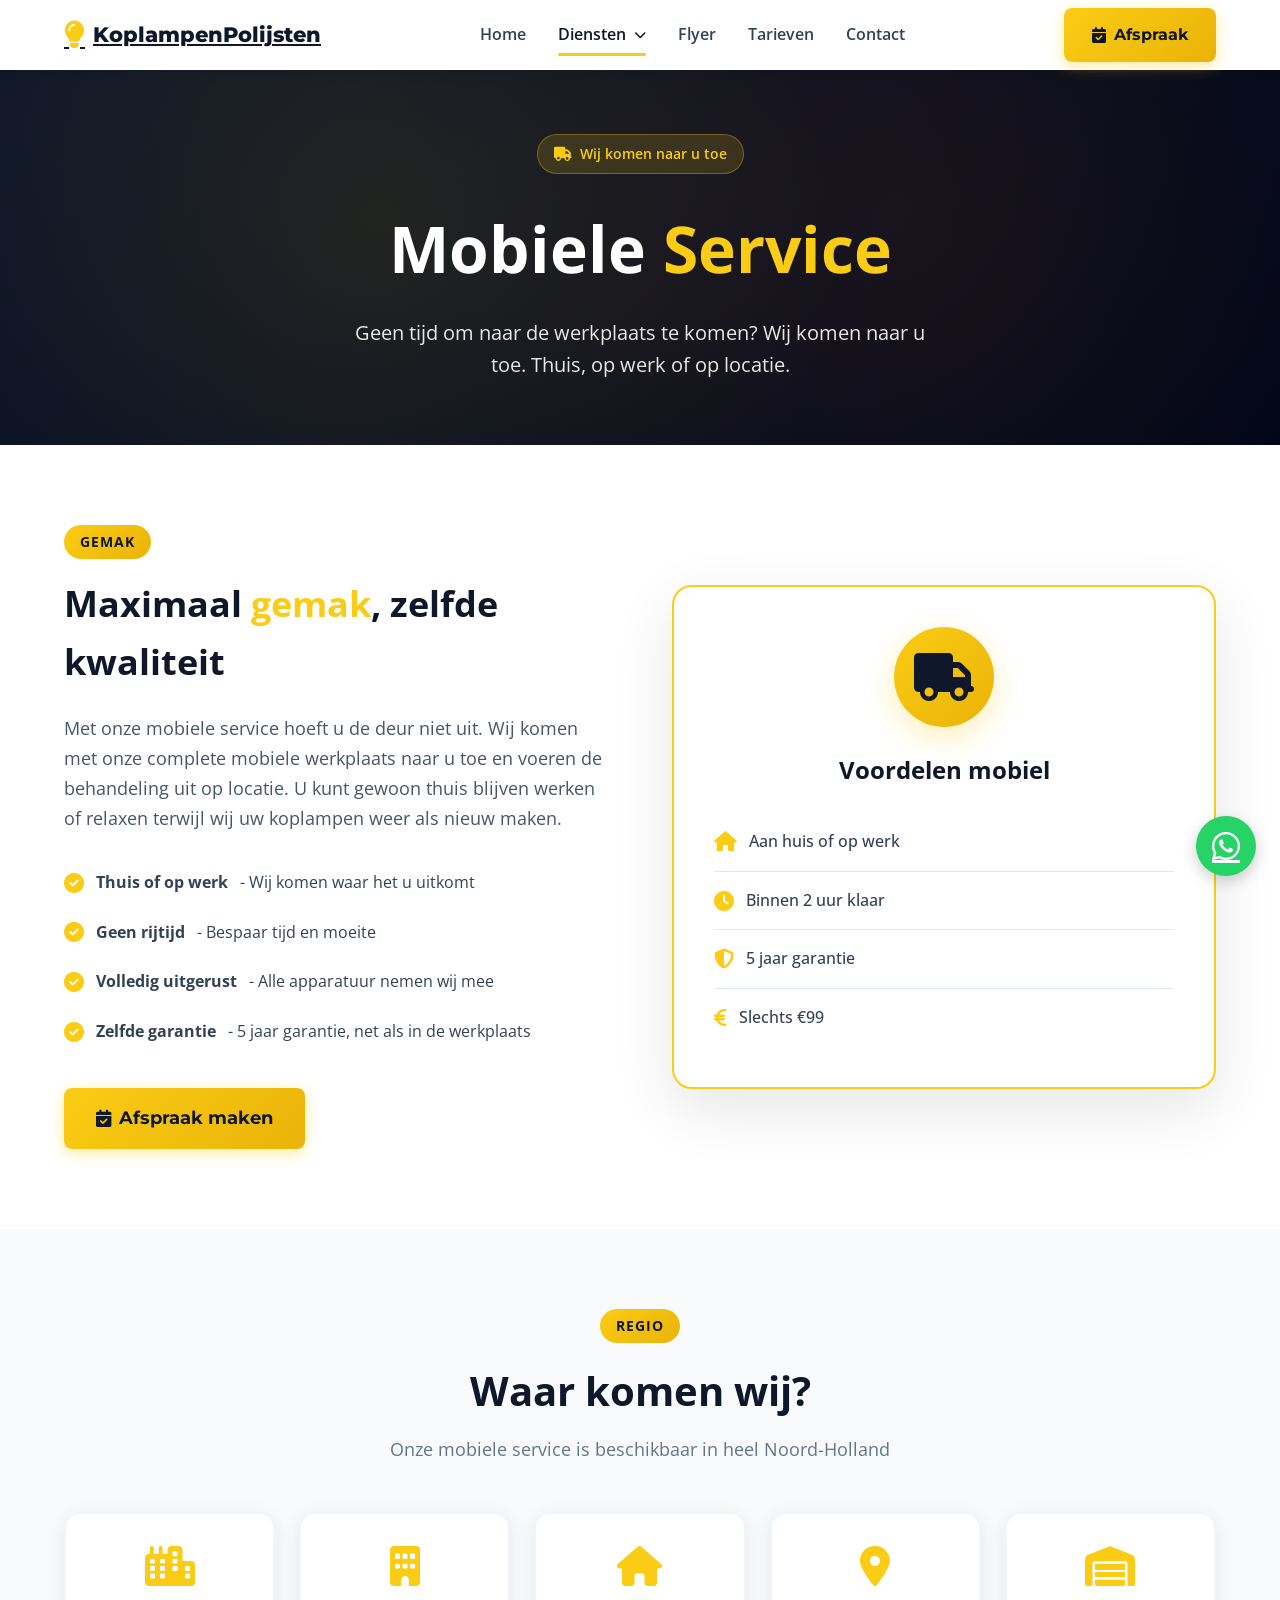
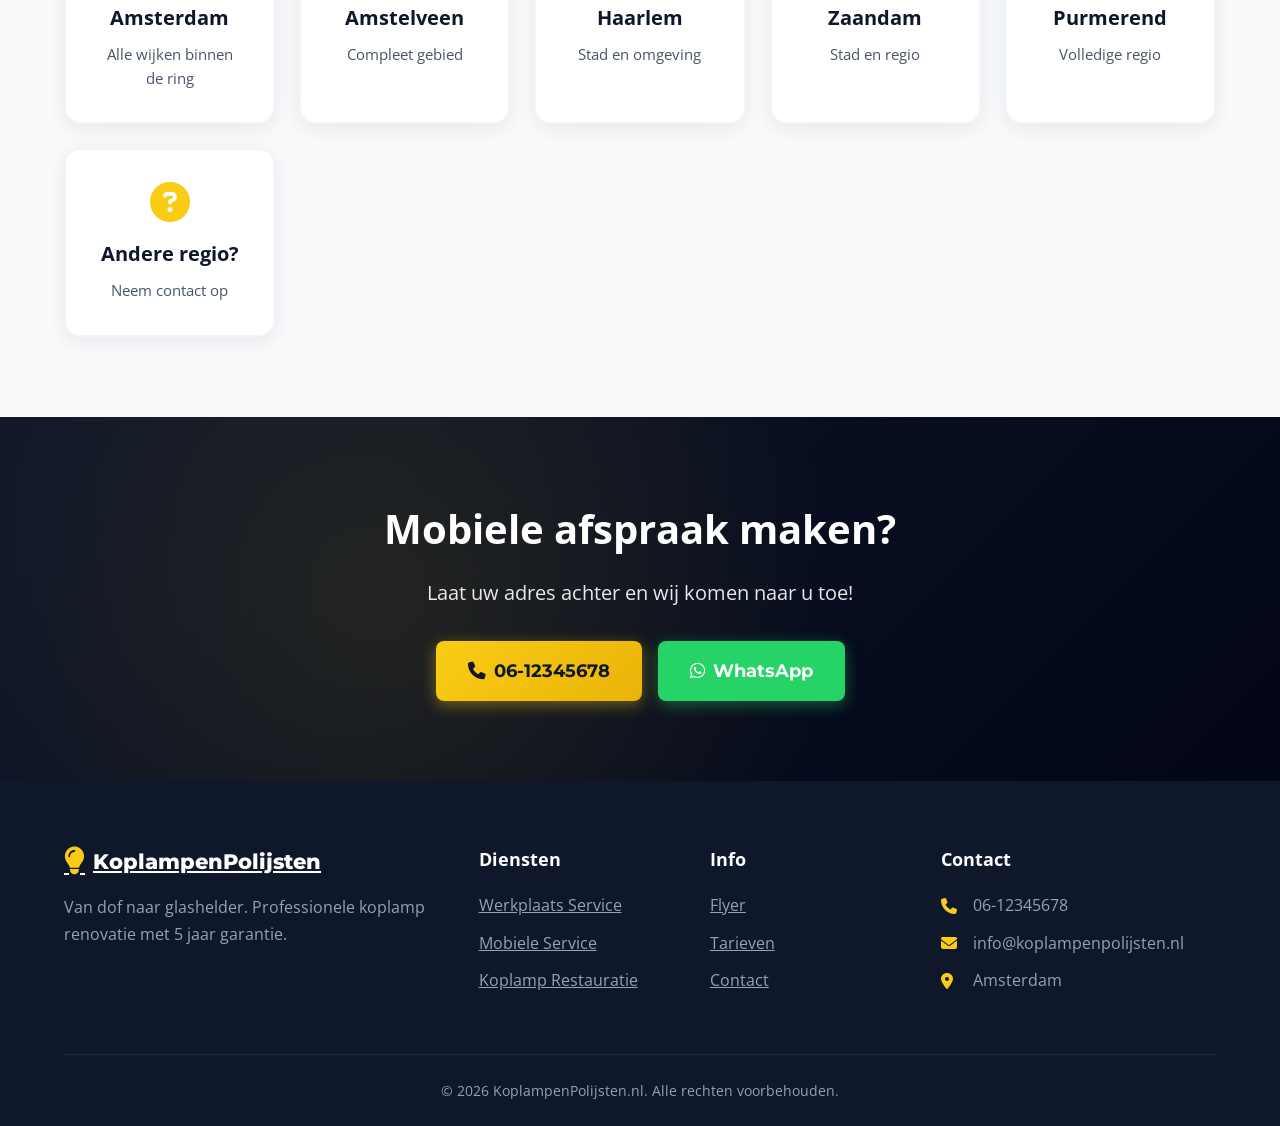
<file: pages/mobiele-service.html>
<!DOCTYPE html>
<html lang="nl">
<head>
    <meta charset="UTF-8">
    <meta name="viewport" content="width=device-width, initial-scale=1.0">
    <meta name="description" content="Mobiele service - Wij komen naar u toe voor koplamp renovatie. Thuis, op werk of op locatie. Binnen 2 uur klaar.">
    <title>Mobiele Service | KoplampenPolijsten.nl</title>
    <link rel="preconnect" href="https://fonts.googleapis.com">
    <link rel="preconnect" href="https://fonts.gstatic.com" crossorigin>
    <link href="https://fonts.googleapis.com/css2?family=Montserrat:wght@400;600;700;800&family=Open+Sans:wght@400;500;600&display=swap" rel="stylesheet">
    <link rel="stylesheet" href="../css/style.css">
    <link rel="stylesheet" href="https://cdnjs.cloudflare.com/ajax/libs/font-awesome/6.4.0/css/all.min.css">
</head>
<body>
    <!-- Header -->
    <header class="header">
        <div class="container">
            <nav class="nav">
                <a href="../index.html" class="logo">
                    <i class="fas fa-lightbulb logo-icon"></i>
                    <span>KoplampenPolijsten</span>
                </a>
                <ul class="nav-menu" id="navMenu">
                    <li><a href="../index.html">Home</a></li>
                    <li class="has-dropdown">
                        <a href="#" class="dropdown-toggle active">Diensten <i class="fas fa-chevron-down"></i></a>
                        <ul class="dropdown-menu">
                            <li><a href="werkplaats-service.html"><i class="fas fa-warehouse"></i> Werkplaats Service</a></li>
                            <li><a href="mobiele-service.html"><i class="fas fa-truck"></i> Mobiele Service</a></li>
                            <li><a href="koplamp-restauratie.html"><i class="fas fa-magic"></i> Koplamp Restauratie</a></li>
                            <li><a href="coating-bescherming.html"><i class="fas fa-shield-alt"></i> Coating & Bescherming</a></li>
                        </ul>
                    </li>
                    <li><a href="flyer.html">Flyer</a></li>
                    <li><a href="../index.html#tarieven">Tarieven</a></li>
                    <li><a href="../index.html#contact">Contact</a></li>
                </ul>
                
                <div class="nav-actions">
                    <a href="../index.html#contact" class="btn btn-primary nav-cta">
                        <i class="fas fa-calendar-check"></i> Afspraak
                    </a>
                    <button class="mobile-menu-btn" id="mobileMenuBtn">
                        <i class="fas fa-bars"></i>
                    </button>
                </div>
            </nav>
        </div>
    </header>

    <!-- Mobile Menu -->
    <div class="mobile-nav" id="mobileNav">
        <div class="mobile-nav-header">
            <a href="../index.html" class="logo">
                <i class="fas fa-lightbulb logo-icon"></i>
                <span>KoplampenPolijsten</span>
            </a>
            <button class="mobile-nav-close" id="mobileNavClose">
                <i class="fas fa-times"></i>
            </button>
        </div>
        <ul class="mobile-nav-menu">
            <li><a href="../index.html">Home</a></li>
            <li>
                <button class="mobile-dropdown-toggle active" id="mobileDropdownToggle">
                    Diensten <i class="fas fa-chevron-down"></i>
                </button>
                <ul class="mobile-dropdown-menu active" id="mobileDropdownMenu">
                    <li><a href="werkplaats-service.html"><i class="fas fa-warehouse"></i> Werkplaats Service</a></li>
                    <li><a href="mobiele-service.html"><i class="fas fa-truck"></i> Mobiele Service</a></li>
                    <li><a href="koplamp-restauratie.html"><i class="fas fa-magic"></i> Koplamp Restauratie</a></li>
                    <li><a href="coating-bescherming.html"><i class="fas fa-shield-alt"></i> Coating & Bescherming</a></li>
                </ul>
            </li>
            <li><a href="flyer.html">Flyer</a></li>
            <li><a href="../index.html#tarieven">Tarieven</a></li>
            <li><a href="../index.html#contact">Contact</a></li>
        </ul>
    </div>
    <div class="mobile-nav-overlay" id="mobileNavOverlay"></div>

    <!-- PAGE HERO -->
    <section class="page-hero">
        <div class="container">
            <div class="page-hero-badge">
                <i class="fas fa-truck"></i> Wij komen naar u toe
            </div>
            <h1>Mobiele <span class="highlight">Service</span></h1>
            <p>Geen tijd om naar de werkplaats te komen? Wij komen naar u toe. Thuis, op werk of op locatie.</p>
        </div>
    </section>

    <!-- CONTENT SECTION -->
    <section class="content-section">
        <div class="container">
            <div class="content-grid">
                <div class="content-text">
                    <span class="section-tag">Gemak</span>
                    <h2>Maximaal <span class="highlight">gemak</span>, zelfde kwaliteit</h2>
                    <p>Met onze mobiele service hoeft u de deur niet uit. Wij komen met onze complete mobiele werkplaats naar u toe en voeren de behandeling uit op locatie. U kunt gewoon thuis blijven werken of relaxen terwijl wij uw koplampen weer als nieuw maken.</p>
                    <ul class="content-features">
                        <li><i class="fas fa-check-circle"></i> <strong>Thuis of op werk</strong> - Wij komen waar het u uitkomt</li>
                        <li><i class="fas fa-check-circle"></i> <strong>Geen rijtijd</strong> - Bespaar tijd en moeite</li>
                        <li><i class="fas fa-check-circle"></i> <strong>Volledig uitgerust</strong> - Alle apparatuur nemen wij mee</li>
                        <li><i class="fas fa-check-circle"></i> <strong>Zelfde garantie</strong> - 5 jaar garantie, net als in de werkplaats</li>
                    </ul>
                    <a href="../index.html#contact" class="btn btn-primary btn-large">
                        <i class="fas fa-calendar-check"></i> Afspraak maken
                    </a>
                </div>
                <div class="content-visual">
                    <div class="service-visual-card">
                        <div class="visual-icon">
                            <i class="fas fa-truck"></i>
                        </div>
                        <h3>Voordelen mobiel</h3>
                        <ul>
                            <li><i class="fas fa-home"></i> Aan huis of op werk</li>
                            <li><i class="fas fa-clock"></i> Binnen 2 uur klaar</li>
                            <li><i class="fas fa-shield-alt"></i> 5 jaar garantie</li>
                            <li><i class="fas fa-euro-sign"></i> Slechts €99</li>
                        </ul>
                    </div>
                </div>
            </div>
        </div>
    </section>

    <!-- DEKKINGSGEBIED SECTION -->
    <section class="content-section alt">
        <div class="container">
            <div class="section-header-modern">
                <span class="section-tag">Regio</span>
                <h2>Waar komen wij?</h2>
                <p>Onze mobiele service is beschikbaar in heel Noord-Holland</p>
            </div>
            <div class="coverage-grid">
                <div class="coverage-card">
                    <i class="fas fa-city"></i>
                    <h3>Amsterdam</h3>
                    <p>Alle wijken binnen de ring</p>
                </div>
                <div class="coverage-card">
                    <i class="fas fa-building"></i>
                    <h3>Amstelveen</h3>
                    <p>Compleet gebied</p>
                </div>
                <div class="coverage-card">
                    <i class="fas fa-home"></i>
                    <h3>Haarlem</h3>
                    <p>Stad en omgeving</p>
                </div>
                <div class="coverage-card">
                    <i class="fas fa-map-marker-alt"></i>
                    <h3>Zaandam</h3>
                    <p>Stad en regio</p>
                </div>
                <div class="coverage-card">
                    <i class="fas fa-warehouse"></i>
                    <h3>Purmerend</h3>
                    <p>Volledige regio</p>
                </div>
                <div class="coverage-card">
                    <i class="fas fa-question-circle"></i>
                    <h3>Andere regio?</h3>
                    <p>Neem contact op</p>
                </div>
            </div>
        </div>
    </section>

    <!-- CTA SECTION -->
    <section class="cta-section">
        <div class="container">
            <div class="cta-content">
                <h2>Mobiele afspraak maken?</h2>
                <p>Laat uw adres achter en wij komen naar u toe!</p>
                <div class="cta-buttons">
                    <a href="tel:+31612345678" class="btn btn-primary btn-large">
                        <i class="fas fa-phone"></i> 06-12345678
                    </a>
                    <a href="https://wa.me/31612345678" class="btn btn-whatsapp btn-large">
                        <i class="fab fa-whatsapp"></i> WhatsApp
                    </a>
                </div>
            </div>
        </div>
    </section>

    <!-- FOOTER -->
    <footer class="footer">
        <div class="container">
            <div class="footer-grid">
                <div class="footer-brand">
                    <a href="../index.html" class="logo">
                        <i class="fas fa-lightbulb logo-icon"></i>
                        <span>KoplampenPolijsten</span>
                    </a>
                    <p>Van dof naar glashelder. Professionele koplamp renovatie met 5 jaar garantie.</p>
                </div>
                <div class="footer-links">
                    <h4>Diensten</h4>
                    <ul>
                        <li><a href="werkplaats-service.html">Werkplaats Service</a></li>
                        <li><a href="mobiele-service.html">Mobiele Service</a></li>
                        <li><a href="koplamp-restauratie.html">Koplamp Restauratie</a></li>
                    </ul>
                </div>
                <div class="footer-links">
                    <h4>Info</h4>
                    <ul>
                        <li><a href="flyer.html">Flyer</a></li>
                        <li><a href="../index.html#tarieven">Tarieven</a></li>
                        <li><a href="../index.html#contact">Contact</a></li>
                    </ul>
                </div>
                <div class="footer-contact">
                    <h4>Contact</h4>
                    <ul>
                        <li><i class="fas fa-phone"></i> 06-12345678</li>
                        <li><i class="fas fa-envelope"></i> info@koplampenpolijsten.nl</li>
                        <li><i class="fas fa-map-marker-alt"></i> Amsterdam</li>
                    </ul>
                </div>
            </div>
            <div class="footer-bottom">
                <p>&copy; 2026 KoplampenPolijsten.nl. Alle rechten voorbehouden.</p>
            </div>
        </div>
    </footer>

    <!-- WhatsApp Float -->
    <a href="https://wa.me/31612345678" class="whatsapp-float" target="_blank">
        <i class="fab fa-whatsapp"></i>
    </a>

    <script src="../js/main.js"></script>
</body>
</html>
</file>
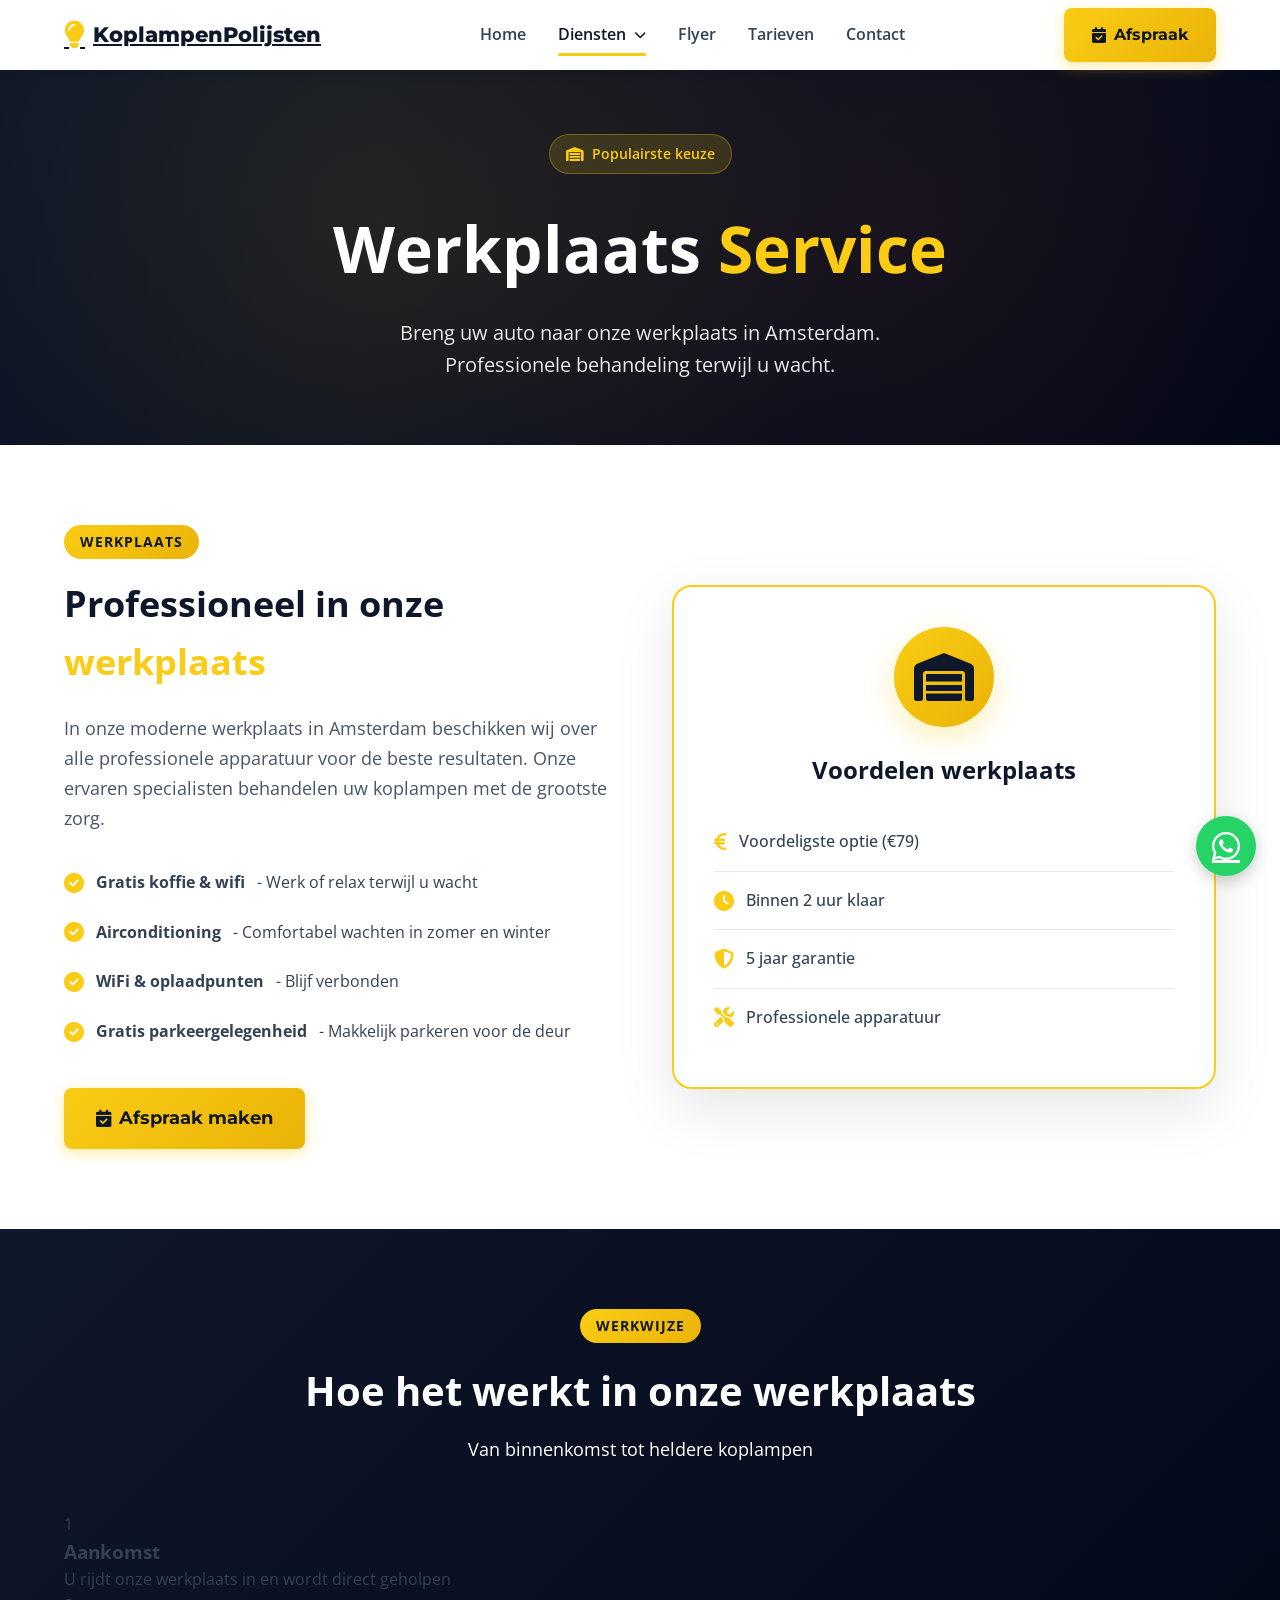
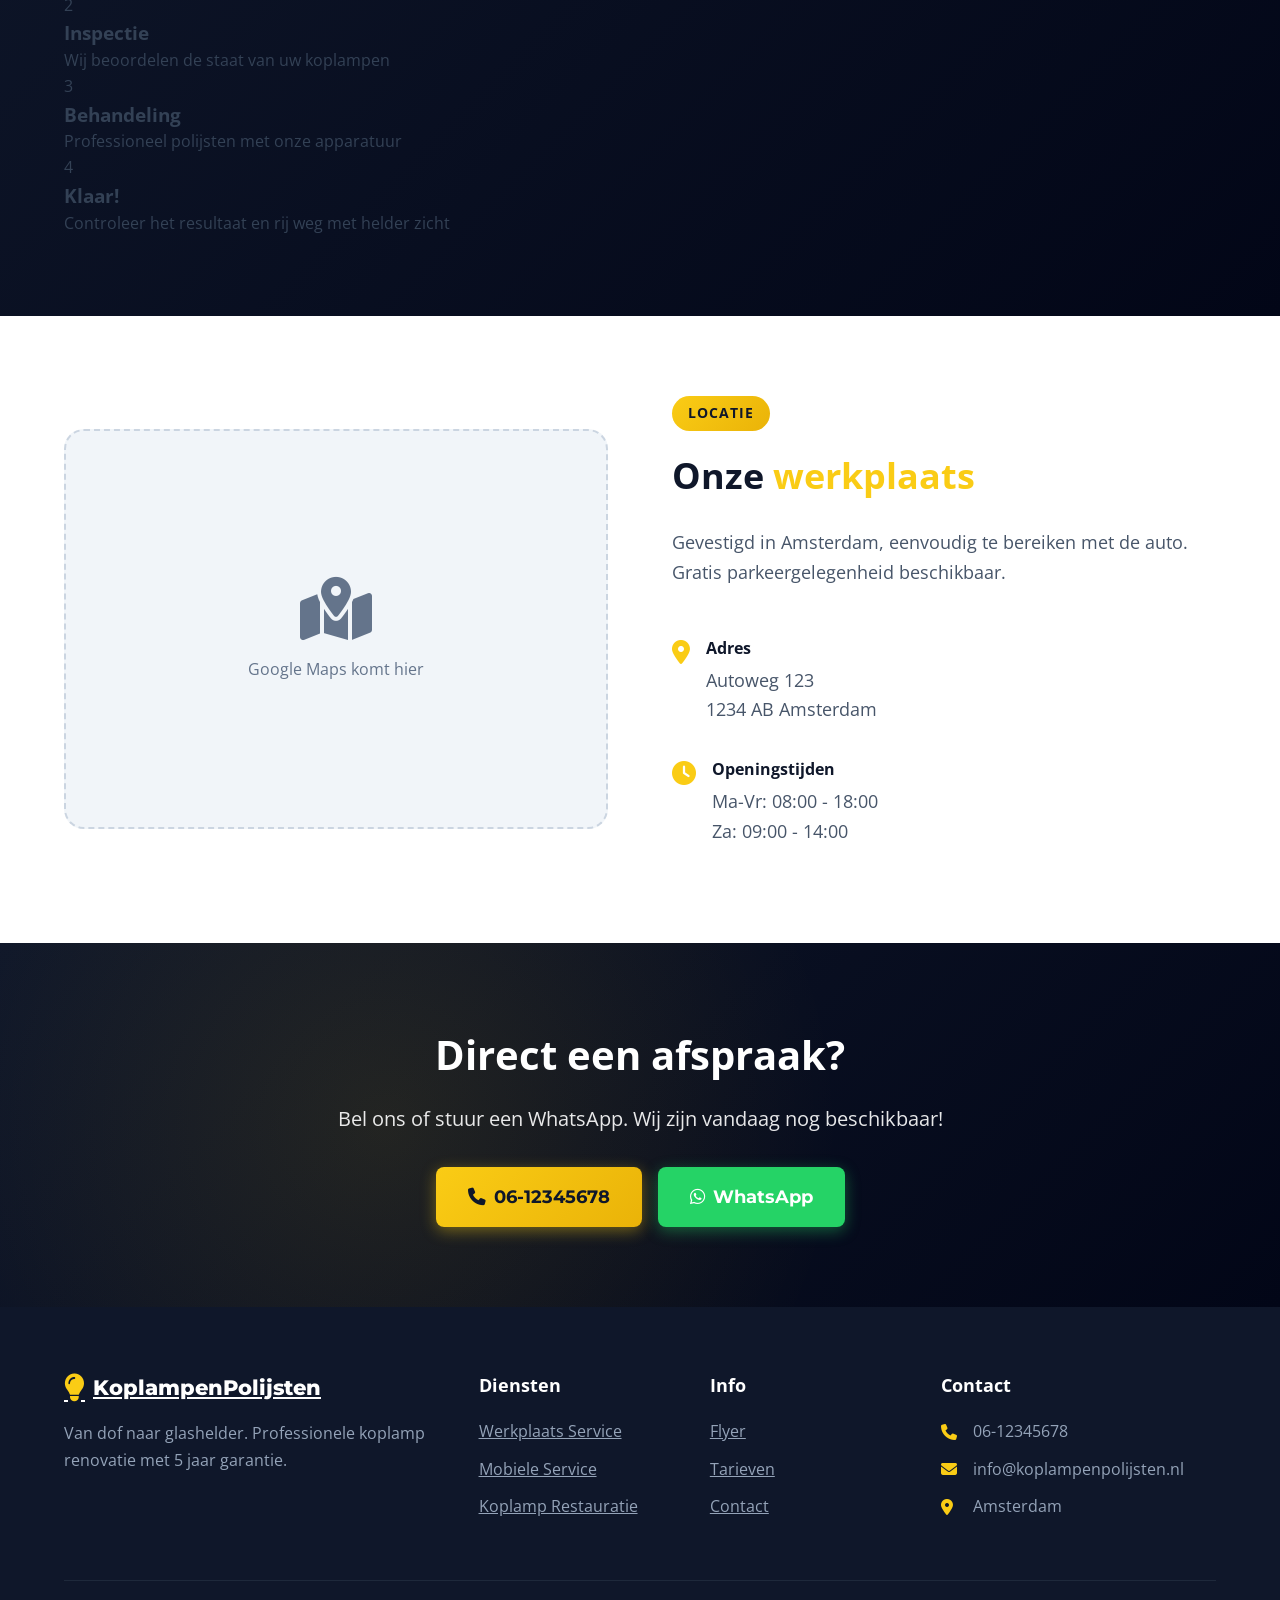
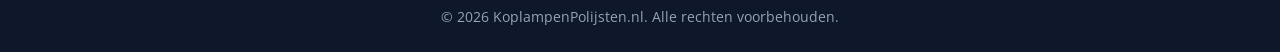
<file: pages/werkplaats-service.html>
<!DOCTYPE html>
<html lang="nl">
<head>
    <meta charset="UTF-8">
    <meta name="viewport" content="width=device-width, initial-scale=1.0">
    <meta name="description" content="Werkplaats service - Breng uw auto naar onze werkplaats voor professionele koplamp renovatie. Binnen 2 uur klaar, 5 jaar garantie.">
    <title>Werkplaats Service | KoplampenPolijsten.nl</title>
    <link rel="preconnect" href="https://fonts.googleapis.com">
    <link rel="preconnect" href="https://fonts.gstatic.com" crossorigin>
    <link href="https://fonts.googleapis.com/css2?family=Montserrat:wght@400;600;700;800&family=Open+Sans:wght@400;500;600&display=swap" rel="stylesheet">
    <link rel="stylesheet" href="../css/style.css">
    <link rel="stylesheet" href="https://cdnjs.cloudflare.com/ajax/libs/font-awesome/6.4.0/css/all.min.css">
</head>
<body>
    <!-- Header -->
    <header class="header">
        <div class="container">
            <nav class="nav">
                <a href="../index.html" class="logo">
                    <i class="fas fa-lightbulb logo-icon"></i>
                    <span>KoplampenPolijsten</span>
                </a>
                <ul class="nav-menu" id="navMenu">
                    <li><a href="../index.html">Home</a></li>
                    <li class="has-dropdown">
                        <a href="#" class="dropdown-toggle active">Diensten <i class="fas fa-chevron-down"></i></a>
                        <ul class="dropdown-menu">
                            <li><a href="werkplaats-service.html"><i class="fas fa-warehouse"></i> Werkplaats Service</a></li>
                            <li><a href="mobiele-service.html"><i class="fas fa-truck"></i> Mobiele Service</a></li>
                            <li><a href="koplamp-restauratie.html"><i class="fas fa-magic"></i> Koplamp Restauratie</a></li>
                            <li><a href="coating-bescherming.html"><i class="fas fa-shield-alt"></i> Coating & Bescherming</a></li>
                        </ul>
                    </li>
                    <li><a href="flyer.html">Flyer</a></li>
                    <li><a href="../index.html#tarieven">Tarieven</a></li>
                    <li><a href="../index.html#contact">Contact</a></li>
                </ul>
                
                <div class="nav-actions">
                    <a href="../index.html#contact" class="btn btn-primary nav-cta">
                        <i class="fas fa-calendar-check"></i> Afspraak
                    </a>
                    <button class="mobile-menu-btn" id="mobileMenuBtn">
                        <i class="fas fa-bars"></i>
                    </button>
                </div>
            </nav>
        </div>
    </header>

    <!-- Mobile Menu -->
    <div class="mobile-nav" id="mobileNav">
        <div class="mobile-nav-header">
            <a href="../index.html" class="logo">
                <i class="fas fa-lightbulb logo-icon"></i>
                <span>KoplampenPolijsten</span>
            </a>
            <button class="mobile-nav-close" id="mobileNavClose">
                <i class="fas fa-times"></i>
            </button>
        </div>
        <ul class="mobile-nav-menu">
            <li><a href="../index.html">Home</a></li>
            <li>
                <button class="mobile-dropdown-toggle active" id="mobileDropdownToggle">
                    Diensten <i class="fas fa-chevron-down"></i>
                </button>
                <ul class="mobile-dropdown-menu active" id="mobileDropdownMenu">
                    <li><a href="werkplaats-service.html"><i class="fas fa-warehouse"></i> Werkplaats Service</a></li>
                    <li><a href="mobiele-service.html"><i class="fas fa-truck"></i> Mobiele Service</a></li>
                    <li><a href="koplamp-restauratie.html"><i class="fas fa-magic"></i> Koplamp Restauratie</a></li>
                    <li><a href="coating-bescherming.html"><i class="fas fa-shield-alt"></i> Coating & Bescherming</a></li>
                </ul>
            </li>
            <li><a href="flyer.html">Flyer</a></li>
            <li><a href="../index.html#tarieven">Tarieven</a></li>
            <li><a href="../index.html#contact">Contact</a></li>
        </ul>
    </div>
    <div class="mobile-nav-overlay" id="mobileNavOverlay"></div>

    <!-- PAGE HERO -->
    <section class="page-hero">
        <div class="container">
            <div class="page-hero-badge">
                <i class="fas fa-warehouse"></i> Populairste keuze
            </div>
            <h1>Werkplaats <span class="highlight">Service</span></h1>
            <p>Breng uw auto naar onze werkplaats in Amsterdam. Professionele behandeling terwijl u wacht.</p>
        </div>
    </section>

    <!-- CONTENT SECTION -->
    <section class="content-section">
        <div class="container">
            <div class="content-grid">
                <div class="content-text">
                    <span class="section-tag">Werkplaats</span>
                    <h2>Professioneel in onze <span class="highlight">werkplaats</span></h2>
                    <p>In onze moderne werkplaats in Amsterdam beschikken wij over alle professionele apparatuur voor de beste resultaten. Onze ervaren specialisten behandelen uw koplampen met de grootste zorg.</p>
                    <ul class="content-features">
                        <li><i class="fas fa-check-circle"></i> <strong>Gratis koffie & wifi</strong> - Werk of relax terwijl u wacht</li>
                        <li><i class="fas fa-check-circle"></i> <strong>Airconditioning</strong> - Comfortabel wachten in zomer en winter</li>
                        <li><i class="fas fa-check-circle"></i> <strong>WiFi & oplaadpunten</strong> - Blijf verbonden</li>
                        <li><i class="fas fa-check-circle"></i> <strong>Gratis parkeergelegenheid</strong> - Makkelijk parkeren voor de deur</li>
                    </ul>
                    <a href="../index.html#contact" class="btn btn-primary btn-large">
                        <i class="fas fa-calendar-check"></i> Afspraak maken
                    </a>
                </div>
                <div class="content-visual">
                    <div class="service-visual-card">
                        <div class="visual-icon">
                            <i class="fas fa-warehouse"></i>
                        </div>
                        <h3>Voordelen werkplaats</h3>
                        <ul>
                            <li><i class="fas fa-euro-sign"></i> Voordeligste optie (€79)</li>
                            <li><i class="fas fa-clock"></i> Binnen 2 uur klaar</li>
                            <li><i class="fas fa-shield-alt"></i> 5 jaar garantie</li>
                            <li><i class="fas fa-tools"></i> Professionele apparatuur</li>
                        </ul>
                    </div>
                </div>
            </div>
        </div>
    </section>

    <!-- PROCESS SECTION -->
    <section class="process-section alt">
        <div class="container">
            <div class="section-header-modern">
                <span class="section-tag">Werkwijze</span>
                <h2>Hoe het werkt in onze werkplaats</h2>
                <p>Van binnenkomst tot heldere koplampen</p>
            </div>
            <div class="process-steps">
                <div class="process-step">
                    <div class="step-number">1</div>
                    <h3>Aankomst</h3>
                    <p>U rijdt onze werkplaats in en wordt direct geholpen</p>
                </div>
                <div class="process-step">
                    <div class="step-number">2</div>
                    <h3>Inspectie</h3>
                    <p>Wij beoordelen de staat van uw koplampen</p>
                </div>
                <div class="process-step">
                    <div class="step-number">3</div>
                    <h3>Behandeling</h3>
                    <p>Professioneel polijsten met onze apparatuur</p>
                </div>
                <div class="process-step">
                    <div class="step-number">4</div>
                    <h3>Klaar!</h3>
                    <p>Controleer het resultaat en rij weg met helder zicht</p>
                </div>
            </div>
        </div>
    </section>

    <!-- LOCATIE SECTION -->
    <section class="content-section">
        <div class="container">
            <div class="content-grid reverse">
                <div class="content-text">
                    <span class="section-tag">Locatie</span>
                    <h2>Onze <span class="highlight">werkplaats</span></h2>
                    <p>Gevestigd in Amsterdam, eenvoudig te bereiken met de auto. Gratis parkeergelegenheid beschikbaar.</p>
                    <div class="location-info">
                        <div class="location-item">
                            <i class="fas fa-map-marker-alt"></i>
                            <div>
                                <strong>Adres</strong>
                                <p>Autoweg 123<br>1234 AB Amsterdam</p>
                            </div>
                        </div>
                        <div class="location-item">
                            <i class="fas fa-clock"></i>
                            <div>
                                <strong>Openingstijden</strong>
                                <p>Ma-Vr: 08:00 - 18:00<br>Za: 09:00 - 14:00</p>
                            </div>
                        </div>
                    </div>
                </div>
                <div class="content-visual">
                    <div class="map-placeholder">
                        <i class="fas fa-map-marked-alt"></i>
                        <p>Google Maps komt hier</p>
                    </div>
                </div>
            </div>
        </div>
    </section>

    <!-- CTA SECTION -->
    <section class="cta-section">
        <div class="container">
            <div class="cta-content">
                <h2>Direct een afspraak?</h2>
                <p>Bel ons of stuur een WhatsApp. Wij zijn vandaag nog beschikbaar!</p>
                <div class="cta-buttons">
                    <a href="tel:+31612345678" class="btn btn-primary btn-large">
                        <i class="fas fa-phone"></i> 06-12345678
                    </a>
                    <a href="https://wa.me/31612345678" class="btn btn-whatsapp btn-large">
                        <i class="fab fa-whatsapp"></i> WhatsApp
                    </a>
                </div>
            </div>
        </div>
    </section>

    <!-- FOOTER -->
    <footer class="footer">
        <div class="container">
            <div class="footer-grid">
                <div class="footer-brand">
                    <a href="../index.html" class="logo">
                        <i class="fas fa-lightbulb logo-icon"></i>
                        <span>KoplampenPolijsten</span>
                    </a>
                    <p>Van dof naar glashelder. Professionele koplamp renovatie met 5 jaar garantie.</p>
                </div>
                <div class="footer-links">
                    <h4>Diensten</h4>
                    <ul>
                        <li><a href="werkplaats-service.html">Werkplaats Service</a></li>
                        <li><a href="mobiele-service.html">Mobiele Service</a></li>
                        <li><a href="koplamp-restauratie.html">Koplamp Restauratie</a></li>
                    </ul>
                </div>
                <div class="footer-links">
                    <h4>Info</h4>
                    <ul>
                        <li><a href="flyer.html">Flyer</a></li>
                        <li><a href="../index.html#tarieven">Tarieven</a></li>
                        <li><a href="../index.html#contact">Contact</a></li>
                    </ul>
                </div>
                <div class="footer-contact">
                    <h4>Contact</h4>
                    <ul>
                        <li><i class="fas fa-phone"></i> 06-12345678</li>
                        <li><i class="fas fa-envelope"></i> info@koplampenpolijsten.nl</li>
                        <li><i class="fas fa-map-marker-alt"></i> Amsterdam</li>
                    </ul>
                </div>
            </div>
            <div class="footer-bottom">
                <p>&copy; 2026 KoplampenPolijsten.nl. Alle rechten voorbehouden.</p>
            </div>
        </div>
    </footer>

    <!-- WhatsApp Float -->
    <a href="https://wa.me/31612345678" class="whatsapp-float" target="_blank">
        <i class="fab fa-whatsapp"></i>
    </a>

    <script src="../js/main.js"></script>
</body>
</html>
</file>
<file: css/style.css>
/* ========================================
   KOPLAMPENPOLIJSTEN - MODERNE STYLING
   ======================================== */

:root {
    --primary: #0f172a;
    --primary-dark: #020617;
    --accent: #facc15;
    --accent-dark: #eab308;
    --secondary: #f97316;
    --white: #ffffff;
    --gray-50: #f8fafc;
    --gray-100: #f1f5f9;
    --gray-200: #e2e8f0;
    --gray-300: #cbd5e1;
    --gray-400: #94a3b8;
    --gray-500: #64748b;
    --gray-600: #475569;
    --gray-700: #334155;
    --gray-800: #1e293b;
    --gray-900: #0f172a;
    --font-heading: 'Montserrat', sans-serif;
    --font-body: 'Open Sans', sans-serif;
}

* { margin: 0; padding: 0; box-sizing: border-box; }

html { scroll-behavior: smooth; }

body {
    font-family: var(--font-body);
    font-size: 16px;
    line-height: 1.6;
    color: var(--gray-700);
    background: var(--white);
}

.container { max-width: 1200px; margin: 0 auto; padding: 0 1.5rem; }

/* ========================================
   HEADER
   ======================================== */
.header {
    position: fixed;
    top: 0;
    left: 0;
    right: 0;
    background: var(--white);
    box-shadow: 0 2px 10px rgba(0,0,0,0.1);
    z-index: 1000;
    height: 70px;
}

.nav {
    display: flex;
    align-items: center;
    justify-content: space-between;
    height: 70px;
}

.logo {
    display: flex;
    align-items: center;
    gap: 0.5rem;
    font-family: var(--font-heading);
    font-size: 1.3rem;
    font-weight: 800;
    color: var(--primary);
}

.logo-icon {
    color: var(--accent);
    font-size: 1.75rem;
}

/* Navigation */
.nav-menu {
    display: flex;
    align-items: center;
    gap: 2rem;
    list-style: none !important;
    margin: 0;
    padding: 0;
}

.nav-menu > li {
    list-style: none !important;
    position: relative;
}

.nav-menu a {
    font-weight: 600;
    color: var(--gray-700);
    text-decoration: none;
    padding: 0.5rem 0;
    position: relative;
    transition: color 0.3s;
}

.nav-menu a:hover,
.nav-menu a.active {
    color: var(--primary);
}

.nav-menu a.active::after {
    content: '';
    position: absolute;
    bottom: 0;
    left: 0;
    right: 0;
    height: 3px;
    background: var(--accent);
    border-radius: 3px;
}

/* Dropdown Container */
.has-dropdown {
    position: relative;
    cursor: pointer;
}

.dropdown-toggle {
    display: flex;
    align-items: center;
    gap: 0.5rem;
    cursor: pointer;
}

.dropdown-toggle i {
    font-size: 0.75rem;
    transition: transform 0.25s ease;
}

.has-dropdown:hover .dropdown-toggle i,
.has-dropdown:focus-within .dropdown-toggle i {
    transform: rotate(180deg);
}

/* Dropdown - Default hidden */
.dropdown-menu {
    position: absolute;
    top: 100%;
    left: 0;
    background: var(--white);
    box-shadow: 0 10px 40px rgba(0,0,0,0.15);
    border-radius: 12px;
    padding: 0.5rem 0;
    min-width: 280px;
    margin-top: 0;
    opacity: 0;
    visibility: hidden;
    pointer-events: none;
    transform: translateY(-10px);
    transition: all 0.25s ease;
    z-index: 9999;
    border: 1px solid var(--gray-200);
    list-style: none !important;
}

.dropdown-menu * {
    list-style: none !important;
}

/* Bridge the gap with invisible padding */
.has-dropdown::after {
    content: '';
    position: absolute;
    top: 100%;
    left: 0;
    right: 0;
    height: 20px;
    background: transparent;
}

.has-dropdown:hover::after {
    display: block;
}

/* Dropdown - Show on hover */
.has-dropdown:hover > .dropdown-menu,
.has-dropdown:focus-within > .dropdown-menu {
    opacity: 1;
    visibility: visible;
    pointer-events: auto;
    transform: translateY(10px);
}

.dropdown-menu > li {
    list-style: none !important;
    margin: 0;
    padding: 0;
}

.dropdown-menu > li > a {
    display: flex;
    align-items: center;
    gap: 0.75rem;
    padding: 0.875rem 1.25rem;
    font-weight: 500;
    font-size: 0.95rem;
    border-bottom: 1px solid var(--gray-100);
    color: var(--gray-700);
    text-decoration: none;
    transition: all 0.2s;
    list-style: none !important;
}

.dropdown-menu > li:last-child > a {
    border-bottom: none;
}

.dropdown-menu > li > a i {
    color: var(--accent);
    width: 20px;
    text-align: center;
    flex-shrink: 0;
}

.dropdown-menu > li > a:hover {
    background: var(--gray-50);
    color: var(--secondary);
    padding-left: 1.5rem;
}

/* Nav Actions */
.nav-actions {
    display: flex;
    align-items: center;
    gap: 1rem;
}

.nav-cta {
    display: flex;
    align-items: center;
    gap: 0.5rem;
    background: linear-gradient(135deg, var(--accent), var(--accent-dark));
    color: var(--primary) !important;
    padding: 0.625rem 1.25rem;
    border-radius: 8px;
    font-weight: 700;
    font-size: 0.9rem;
    box-shadow: 0 4px 12px rgba(250,204,21,0.35);
    transition: all 0.3s;
}

.nav-cta:hover {
    transform: translateY(-2px);
    box-shadow: 0 6px 20px rgba(250,204,21,0.45);
}

/* Hide nav CTA on small screens */
@media (max-width: 1100px) {
    .nav-cta {
        display: none !important;
    }
}

.mobile-menu-btn {
    display: none;
    background: none;
    border: none;
    font-size: 1.5rem;
    cursor: pointer;
    color: var(--gray-700);
}

/* ========================================
   BUTTONS
   ======================================== */
.btn {
    display: inline-flex;
    align-items: center;
    justify-content: center;
    gap: 0.5rem;
    padding: 0.875rem 1.75rem;
    font-family: var(--font-heading);
    font-weight: 700;
    font-size: 1rem;
    border-radius: 8px;
    border: none;
    cursor: pointer;
    transition: all 0.3s;
    text-decoration: none;
}

.btn-primary {
    background: linear-gradient(135deg, var(--accent), var(--accent-dark));
    color: var(--primary);
    box-shadow: 0 4px 15px rgba(250,204,21,0.4);
}

.btn-primary:hover {
    transform: translateY(-2px);
    box-shadow: 0 8px 25px rgba(250,204,21,0.5);
}

.btn-secondary {
    background: transparent;
    color: var(--white);
    border: 2px solid var(--white);
}

.btn-secondary:hover {
    background: var(--white);
    color: var(--primary);
}

.btn-large {
    padding: 1rem 2rem;
    font-size: 1.1rem;
}

.btn-full {
    width: 100%;
}

/* ========================================
   HERO MODERN
   ======================================== */
.hero-modern {
    position: relative;
    min-height: 100vh;
    display: flex;
    align-items: center;
    justify-content: center;
    background: linear-gradient(135deg, var(--primary) 0%, var(--primary-dark) 100%);
    padding-top: 70px;
    overflow: hidden;
}

.hero-modern::before {
    content: '';
    position: absolute;
    inset: 0;
    background: 
        radial-gradient(circle at 30% 50%, rgba(250,204,21,0.12) 0%, transparent 50%),
        radial-gradient(circle at 70% 50%, rgba(249,115,22,0.08) 0%, transparent 50%);
}

.hero-content-modern {
    position: relative;
    z-index: 2;
    text-align: center;
    color: var(--white);
    max-width: 800px;
    padding: 3rem 1.5rem;
}

.hero-badge-modern {
    display: inline-flex;
    align-items: center;
    gap: 0.5rem;
    background: rgba(250,204,21,0.15);
    color: var(--accent);
    padding: 0.5rem 1rem;
    border-radius: 50px;
    font-size: 0.875rem;
    font-weight: 600;
    margin-bottom: 1.5rem;
    border: 1px solid rgba(250,204,21,0.3);
}

.hero-content-modern h1 {
    color: var(--white);
    font-size: clamp(2.5rem, 6vw, 4rem);
    margin-bottom: 1rem;
    line-height: 1.1;
}

.hero-content-modern h1 .highlight {
    color: var(--accent);
    text-shadow: 0 0 30px rgba(250,204,21,0.5);
}

.hero-tagline-modern {
    font-size: 1.25rem;
    margin-bottom: 2rem;
    opacity: 0.9;
}

.hero-buttons-modern {
    display: flex;
    gap: 1rem;
    justify-content: center;
    flex-wrap: wrap;
    margin-bottom: 3rem;
}

.hero-trust {
    display: flex;
    justify-content: center;
    gap: 2.5rem;
    flex-wrap: wrap;
}

.trust-item {
    display: flex;
    align-items: center;
    gap: 0.5rem;
    color: var(--white);
    font-weight: 500;
}

.trust-item i {
    color: var(--accent);
    font-size: 1.25rem;
}

.scroll-down {
    position: absolute;
    bottom: 2rem;
    left: 50%;
    transform: translateX(-50%);
    color: var(--white);
    font-size: 1.5rem;
    animation: bounce 2s infinite;
    opacity: 0.7;
}

@keyframes bounce {
    0%, 100% { transform: translateX(-50%) translateY(0); }
    50% { transform: translateX(-50%) translateY(10px); }
}

/* ========================================
   SECTION HEADERS
   ======================================== */
.section-header-modern {
    text-align: center;
    margin-bottom: 3rem;
}

.section-header-modern.light h2,
.section-header-modern.light p {
    color: var(--white);
}

.section-tag {
    display: inline-block;
    background: linear-gradient(135deg, var(--accent), var(--accent-dark));
    color: var(--primary);
    padding: 0.375rem 1rem;
    border-radius: 50px;
    font-size: 0.875rem;
    font-weight: 700;
    text-transform: uppercase;
    letter-spacing: 1px;
    margin-bottom: 1rem;
}

.section-header-modern h2 {
    font-size: 2.5rem;
    color: var(--primary);
    margin-bottom: 0.75rem;
}

.section-header-modern p {
    color: var(--gray-500);
    font-size: 1.125rem;
}

/* ========================================
   RESULTS SECTION
   ======================================== */
.results-section {
    padding: 5rem 0;
    background: var(--white);
}

.results-showcase {
    display: grid;
    grid-template-columns: repeat(auto-fit, minmax(320px, 1fr));
    gap: 2rem;
}

.result-card {
    background: var(--white);
    border-radius: 20px;
    overflow: hidden;
    box-shadow: 0 10px 30px rgba(0,0,0,0.1);
    border: 2px solid var(--gray-200);
    transition: all 0.3s;
}

.result-card:hover {
    transform: translateY(-5px);
    box-shadow: 0 15px 40px rgba(0,0,0,0.15);
    border-color: var(--accent);
}

.result-comparison {
    display: grid;
    grid-template-columns: 1fr 1fr;
    gap: 2px;
    background: var(--gray-300);
}

.result-before,
.result-after {
    aspect-ratio: 1;
    display: flex;
    flex-direction: column;
    align-items: center;
    justify-content: center;
    padding: 2rem;
    position: relative;
}

.result-before {
    background: linear-gradient(135deg, #334155, #1e293b);
}

.result-after {
    background: linear-gradient(135deg, #fef9c3, #fde047);
}

.result-icon {
    font-size: 4rem;
    margin-bottom: 0.5rem;
}

.result-before .result-icon {
    color: #64748b;
}

.result-after .result-icon {
    color: var(--primary);
    filter: drop-shadow(0 0 15px rgba(250,204,21,0.8));
}

.result-label {
    position: absolute;
    top: 1rem;
    padding: 0.375rem 0.875rem;
    border-radius: 6px;
    font-size: 0.75rem;
    font-weight: 700;
    text-transform: uppercase;
    letter-spacing: 1px;
}

.result-before .result-label {
    left: 1rem;
    background: var(--gray-700);
    color: var(--white);
}

.result-after .result-label {
    right: 1rem;
    background: var(--accent);
    color: var(--primary);
}

.result-desc {
    font-size: 0.875rem;
    font-weight: 700;
    text-transform: uppercase;
    letter-spacing: 1px;
    margin-top: 0.5rem;
}

.result-before .result-desc {
    color: #94a3b8;
}

.result-after .result-desc {
    color: var(--primary);
}

.result-info {
    padding: 1.5rem;
    text-align: center;
    border-top: 3px solid var(--accent);
}

.result-info h3 {
    color: var(--primary);
    font-size: 1.25rem;
    margin-bottom: 0.25rem;
    display: flex;
    align-items: center;
    justify-content: center;
    gap: 0.5rem;
}

.result-info h3 i {
    color: var(--accent);
}

.result-info p {
    color: var(--gray-600);
    font-size: 0.95rem;
}

/* ========================================
   WHY US SECTION
   ======================================== */
.why-us-section {
    padding: 5rem 0;
    background: linear-gradient(135deg, var(--primary) 0%, var(--primary-dark) 100%);
}

.why-us-grid {
    display: grid;
    grid-template-columns: repeat(3, 1fr);
    gap: 2rem;
}

.why-us-card {
    background: rgba(255,255,255,0.05);
    border: 1px solid rgba(255,255,255,0.1);
    border-radius: 20px;
    padding: 2.5rem 2rem;
    text-align: center;
    transition: all 0.3s;
}

.why-us-card:hover {
    background: rgba(255,255,255,0.1);
    transform: translateY(-5px);
}

.why-us-card.featured {
    background: var(--accent);
    border-color: var(--accent);
}

.why-us-icon {
    width: 80px;
    height: 80px;
    background: rgba(250,204,21,0.2);
    border-radius: 50%;
    display: flex;
    align-items: center;
    justify-content: center;
    margin: 0 auto 1.5rem;
}

.why-us-card.featured .why-us-icon {
    background: rgba(0,0,0,0.1);
}

.why-us-icon i {
    font-size: 2rem;
    color: var(--accent);
}

.why-us-card.featured .why-us-icon i {
    color: var(--primary);
}

.why-us-card h3 {
    color: var(--white);
    font-size: 1.35rem;
    margin-bottom: 0.75rem;
}

.why-us-card.featured h3 {
    color: var(--primary);
}

.why-us-card p {
    color: var(--gray-400);
    font-size: 0.95rem;
    line-height: 1.6;
}

.why-us-card.featured p {
    color: var(--gray-800);
}

/* ========================================
   PRICING SECTION
   ======================================== */
.pricing-section {
    padding: 5rem 0;
    background: var(--gray-50);
}

.pricing-grid {
    display: grid;
    grid-template-columns: repeat(3, 1fr);
    gap: 2rem;
}

.pricing-card {
    background: var(--white);
    border-radius: 20px;
    padding: 2rem;
    box-shadow: 0 5px 20px rgba(0,0,0,0.08);
    border: 2px solid var(--gray-200);
    transition: all 0.3s;
    position: relative;
}

.pricing-card:hover {
    transform: translateY(-5px);
    box-shadow: 0 15px 40px rgba(0,0,0,0.12);
}

.pricing-card.popular {
    border-color: var(--accent);
    box-shadow: 0 10px 30px rgba(250,204,21,0.2);
}

.popular-badge {
    position: absolute;
    top: -12px;
    left: 50%;
    transform: translateX(-50%);
    background: linear-gradient(135deg, var(--accent), var(--accent-dark));
    color: var(--primary);
    padding: 0.375rem 1rem;
    border-radius: 50px;
    font-size: 0.75rem;
    font-weight: 800;
    text-transform: uppercase;
    letter-spacing: 1px;
}

.pricing-header {
    text-align: center;
    margin-bottom: 1.5rem;
}

.pricing-header i {
    font-size: 2.5rem;
    color: var(--accent);
    margin-bottom: 0.75rem;
}

.pricing-header h3 {
    color: var(--primary);
    font-size: 1.25rem;
}

.pricing-price {
    text-align: center;
    margin-bottom: 1.5rem;
}

.pricing-price .currency {
    font-size: 1.5rem;
    font-weight: 700;
    color: var(--primary);
    vertical-align: top;
}

.pricing-price .amount {
    font-size: 3.5rem;
    font-weight: 800;
    color: var(--primary);
    line-height: 1;
}

.pricing-features {
    list-style: none;
    margin-bottom: 1.5rem;
}

.pricing-features li {
    display: flex;
    align-items: center;
    gap: 0.75rem;
    padding: 0.625rem 0;
    color: var(--gray-600);
    font-size: 0.95rem;
    border-bottom: 1px solid var(--gray-100);
}

.pricing-features li:last-child {
    border-bottom: none;
}

.pricing-features li i {
    color: var(--accent);
    font-size: 1rem;
}

/* ========================================
   CONTACT SECTION
   ======================================== */
.contact-section {
    padding: 5rem 0;
    background: linear-gradient(135deg, var(--primary) 0%, var(--primary-dark) 100%);
}

.contact-content {
    text-align: center;
    color: var(--white);
    max-width: 700px;
    margin: 0 auto;
}

.contact-content h2 {
    color: var(--white);
    font-size: 2.75rem;
    margin-bottom: 1rem;
}

.contact-content > p {
    font-size: 1.2rem;
    margin-bottom: 2.5rem;
    opacity: 0.9;
}

.contact-methods {
    display: flex;
    justify-content: center;
    gap: 1rem;
    flex-wrap: wrap;
    margin-bottom: 2.5rem;
}

.contact-btn {
    display: inline-flex;
    align-items: center;
    gap: 0.75rem;
    padding: 1rem 2rem;
    border-radius: 12px;
    font-weight: 700;
    font-size: 1.1rem;
    text-decoration: none;
    transition: all 0.3s;
}

.contact-btn.phone {
    background: var(--white);
    color: var(--primary);
}

.contact-btn.whatsapp {
    background: #25d366;
    color: var(--white);
}

.contact-btn.email {
    background: transparent;
    color: var(--white);
    border: 2px solid var(--white);
}

.contact-btn:hover {
    transform: translateY(-3px);
    box-shadow: 0 10px 25px rgba(0,0,0,0.2);
}

.contact-info-box {
    display: flex;
    justify-content: center;
    gap: 3rem;
    flex-wrap: wrap;
}

.info-item {
    display: flex;
    align-items: center;
    gap: 0.75rem;
    color: var(--gray-300);
    font-size: 0.95rem;
}

.info-item i {
    color: var(--accent);
}

/* ========================================
   FOOTER
   ======================================== */
.footer {
    background: var(--gray-900);
    color: var(--gray-400);
    padding: 4rem 0 0;
}

.footer-grid {
    display: grid;
    grid-template-columns: 2fr 1fr 1fr 1.5fr;
    gap: 3rem;
    padding-bottom: 3rem;
}

.footer-brand .logo {
    color: var(--white);
    margin-bottom: 1rem;
}

.footer-brand p {
    line-height: 1.7;
}

.footer-links h4,
.footer-contact h4 {
    color: var(--white);
    font-size: 1.1rem;
    margin-bottom: 1.25rem;
}

.footer-links ul,
.footer-contact ul {
    list-style: none;
}

.footer-links li,
.footer-contact li {
    margin-bottom: 0.75rem;
}

.footer-links a {
    color: var(--gray-400);
    transition: color 0.3s;
}

.footer-links a:hover {
    color: var(--accent);
}

.footer-contact li {
    display: flex;
    align-items: center;
    gap: 0.75rem;
}

.footer-contact i {
    color: var(--accent);
    width: 20px;
}

.footer-bottom {
    border-top: 1px solid var(--gray-800);
    padding: 1.5rem 0;
    text-align: center;
    font-size: 0.9rem;
}

/* ========================================
   WHATSAPP FLOAT
   ======================================== */
.whatsapp-float {
    position: fixed;
    bottom: 1.5rem;
    right: 1.5rem;
    width: 60px;
    height: 60px;
    background: #25d366;
    color: var(--white);
    border-radius: 50%;
    display: flex;
    align-items: center;
    justify-content: center;
    font-size: 2rem;
    box-shadow: 0 5px 15px rgba(0,0,0,0.2);
    transition: all 0.3s;
    z-index: 999;
}

.whatsapp-float:hover {
    transform: scale(1.1);
    box-shadow: 0 8px 25px rgba(0,0,0,0.3);
}

/* ========================================
   MOBILE NAV
   ======================================== */
.mobile-nav {
    position: fixed;
    top: 0;
    right: -100%;
    width: 85%;
    max-width: 350px;
    height: 100vh;
    background: var(--white);
    box-shadow: -5px 0 30px rgba(0,0,0,0.15);
    z-index: 1001;
    transition: right 0.3s;
    overflow-y: auto;
}

.mobile-nav.active {
    right: 0;
}

.mobile-nav-header {
    display: flex;
    align-items: center;
    justify-content: space-between;
    padding: 1.25rem;
    border-bottom: 1px solid var(--gray-200);
}

.mobile-nav-close {
    background: none;
    border: none;
    font-size: 1.5rem;
    cursor: pointer;
    color: var(--gray-700);
}

.mobile-nav-menu {
    list-style: none;
    padding: 1rem 0;
}

.mobile-nav-menu li {
    border-bottom: 1px solid var(--gray-100);
}

.mobile-nav-menu a {
    display: flex;
    align-items: center;
    gap: 0.75rem;
    padding: 1rem 1.25rem;
    font-weight: 600;
    color: var(--gray-800);
}

.mobile-nav-menu a i {
    color: var(--accent);
    width: 20px;
}

.mobile-dropdown-toggle {
    display: flex;
    align-items: center;
    justify-content: space-between;
    width: 100%;
    padding: 1rem 1.25rem;
    font-weight: 600;
    color: var(--gray-800);
    background: none;
    border: none;
    cursor: pointer;
}

.mobile-dropdown-toggle i {
    transition: transform 0.3s;
}

.mobile-dropdown-toggle.active i {
    transform: rotate(180deg);
}

.mobile-dropdown-menu {
    display: none;
    background: var(--gray-50);
}

.mobile-dropdown-menu.active {
    display: block;
}

.mobile-dropdown-menu a {
    padding-left: 2.5rem;
    font-weight: 500;
    font-size: 0.95rem;
}

.mobile-nav-footer {
    padding: 1.25rem;
    border-top: 1px solid var(--gray-200);
    background: var(--gray-50);
    position: sticky;
    bottom: 0;
}

.mobile-nav-footer .btn {
    width: 100%;
    justify-content: center;
    padding: 1rem;
    font-size: 1rem;
}

.mobile-nav-overlay {
    position: fixed;
    inset: 0;
    background: rgba(0,0,0,0.5);
    z-index: 1000;
    opacity: 0;
    visibility: hidden;
    transition: all 0.3s;
}

.mobile-nav-overlay.active {
    opacity: 1;
    visibility: visible;
}

/* ========================================
   PROCESS SECTION - Cards Style
   ======================================== */
.process-section {
    padding: 5rem 0;
    background: linear-gradient(135deg, var(--primary) 0%, var(--primary-dark) 100%);
}

.process-section .section-header-modern h2,
.process-section .section-header-modern p {
    color: var(--white);
}

.process-cards {
    display: grid;
    grid-template-columns: repeat(4, 1fr);
    gap: 2rem;
}

.process-card {
    background: rgba(255,255,255,0.05);
    border: 1px solid rgba(255,255,255,0.1);
    border-radius: 20px;
    padding: 2.5rem 2rem;
    text-align: center;
    transition: all 0.3s;
    position: relative;
}

.process-card:hover {
    background: rgba(255,255,255,0.1);
    transform: translateY(-5px);
}

.process-card.featured {
    background: var(--accent);
    border-color: var(--accent);
}

.process-card.featured:hover {
    background: var(--accent);
}

.process-step-num {
    position: absolute;
    top: -15px;
    left: 50%;
    transform: translateX(-50%);
    width: 40px;
    height: 40px;
    background: var(--accent);
    color: var(--primary);
    border-radius: 50%;
    display: flex;
    align-items: center;
    justify-content: center;
    font-size: 1.25rem;
    font-weight: 800;
    box-shadow: 0 4px 15px rgba(250,204,21,0.4);
}

.process-card.featured .process-step-num {
    background: var(--primary);
    color: var(--accent);
}

.process-icon {
    width: 80px;
    height: 80px;
    background: rgba(250,204,21,0.2);
    border-radius: 50%;
    display: flex;
    align-items: center;
    justify-content: center;
    margin: 0 auto 1.5rem;
}

.process-card.featured .process-icon {
    background: rgba(0,0,0,0.1);
}

.process-icon i {
    font-size: 2rem;
    color: var(--accent);
}

.process-card.featured .process-icon i {
    color: var(--primary);
}

.process-card h3 {
    color: var(--white);
    font-size: 1.35rem;
    margin-bottom: 0.75rem;
}

.process-card.featured h3 {
    color: var(--primary);
}

.process-card p {
    color: var(--gray-400);
    font-size: 0.95rem;
    line-height: 1.6;
}

.process-card.featured p {
    color: var(--gray-800);
}

/* ========================================
   REVIEWS SECTION
   ======================================== */
.reviews-section {
    padding: 5rem 0;
    background: var(--gray-50);
}

.reviews-grid {
    display: grid;
    grid-template-columns: repeat(auto-fit, minmax(320px, 1fr));
    gap: 2rem;
}

.review-card {
    background: var(--white);
    border-radius: 20px;
    padding: 2rem;
    box-shadow: 0 10px 30px rgba(0,0,0,0.08);
    border: 2px solid var(--gray-100);
    transition: all 0.3s;
}

.review-card:hover {
    transform: translateY(-5px);
    box-shadow: 0 15px 40px rgba(0,0,0,0.12);
}

.review-stars {
    color: var(--accent);
    font-size: 1.1rem;
    margin-bottom: 1rem;
}

.review-text {
    color: var(--gray-700);
    font-size: 1.05rem;
    line-height: 1.7;
    margin-bottom: 1.5rem;
    font-style: italic;
}

.review-author {
    display: flex;
    align-items: center;
    gap: 1rem;
}

.review-avatar {
    width: 50px;
    height: 50px;
    background: var(--gray-200);
    border-radius: 50%;
    display: flex;
    align-items: center;
    justify-content: center;
    font-size: 2rem;
    color: var(--gray-500);
}

.review-author strong {
    display: block;
    color: var(--primary);
    font-size: 1rem;
}

.review-author span {
    color: var(--gray-500);
    font-size: 0.9rem;
}

/* ========================================
   PAGE STYLES
   ======================================== */
.page-hero {
    background: linear-gradient(135deg, var(--primary) 0%, var(--primary-dark) 100%);
    color: var(--white);
    padding: calc(70px + 4rem) 0 4rem;
    text-align: center;
    position: relative;
    overflow: hidden;
}

.page-hero::before {
    content: '';
    position: absolute;
    inset: 0;
    background: 
        radial-gradient(circle at 30% 50%, rgba(250,204,21,0.1) 0%, transparent 50%),
        radial-gradient(circle at 70% 50%, rgba(249,115,22,0.08) 0%, transparent 50%);
}

.page-hero .container {
    position: relative;
    z-index: 1;
}

.page-hero-badge {
    display: inline-flex;
    align-items: center;
    gap: 0.5rem;
    background: rgba(250,204,21,0.15);
    color: var(--accent);
    padding: 0.5rem 1rem;
    border-radius: 50px;
    font-size: 0.875rem;
    font-weight: 600;
    margin-bottom: 1.5rem;
    border: 1px solid rgba(250,204,21,0.3);
}

.page-hero h1 {
    color: var(--white);
    font-size: clamp(2.5rem, 6vw, 4rem);
    margin-bottom: 1rem;
}

.page-hero h1 .highlight {
    color: var(--accent);
}

.page-hero p {
    font-size: 1.25rem;
    opacity: 0.9;
    max-width: 600px;
    margin: 0 auto;
}

/* Content Sections */
.content-section {
    padding: 5rem 0;
}

.content-section.alt {
    background: var(--gray-50);
}

.content-grid {
    display: grid;
    grid-template-columns: 1fr 1fr;
    gap: 4rem;
    align-items: center;
}

.content-grid.reverse {
    direction: rtl;
}

.content-grid.reverse > * {
    direction: ltr;
}

.content-text h2 {
    color: var(--primary);
    font-size: 2.25rem;
    margin-bottom: 1.5rem;
}

.content-text h2 .highlight {
    color: var(--accent);
}

.content-text p {
    color: var(--gray-600);
    font-size: 1.1rem;
    line-height: 1.7;
    margin-bottom: 1.5rem;
}

.content-features {
    list-style: none;
    margin-bottom: 2rem;
}

.content-features li {
    display: flex;
    align-items: center;
    gap: 0.75rem;
    padding: 0.75rem 0;
    color: var(--gray-700);
}

.content-features li i {
    color: var(--accent);
    font-size: 1.25rem;
}

/* Service Visual Card */
.service-visual-card {
    background: var(--white);
    border-radius: 20px;
    padding: 2.5rem;
    box-shadow: 0 20px 60px rgba(0,0,0,0.1);
    border: 2px solid var(--accent);
}

.visual-icon {
    width: 100px;
    height: 100px;
    background: linear-gradient(135deg, var(--accent), var(--accent-dark));
    border-radius: 50%;
    display: flex;
    align-items: center;
    justify-content: center;
    font-size: 3rem;
    color: var(--primary);
    margin: 0 auto 1.5rem;
    box-shadow: 0 10px 30px rgba(250,204,21,0.3);
}

.service-visual-card h3 {
    color: var(--primary);
    text-align: center;
    font-size: 1.5rem;
    margin-bottom: 1.5rem;
}

.service-visual-card ul {
    list-style: none;
}

.service-visual-card li {
    display: flex;
    align-items: center;
    gap: 0.75rem;
    padding: 1rem 0;
    border-bottom: 1px solid var(--gray-200);
    color: var(--gray-700);
    font-weight: 500;
}

.service-visual-card li:last-child {
    border-bottom: none;
}

.service-visual-card li i {
    color: var(--accent);
    font-size: 1.25rem;
}

/* Location Info */
.location-info {
    margin-top: 2rem;
}

.location-item {
    display: flex;
    align-items: flex-start;
    gap: 1rem;
    padding: 1rem 0;
}

.location-item i {
    color: var(--accent);
    font-size: 1.5rem;
    margin-top: 0.25rem;
}

.location-item strong {
    color: var(--primary);
    display: block;
    margin-bottom: 0.25rem;
}

.location-item p {
    color: var(--gray-600);
    margin: 0;
}

.map-placeholder {
    background: var(--gray-100);
    border-radius: 20px;
    height: 400px;
    display: flex;
    flex-direction: column;
    align-items: center;
    justify-content: center;
    color: var(--gray-500);
    border: 2px dashed var(--gray-300);
}

.map-placeholder i {
    font-size: 4rem;
    margin-bottom: 1rem;
}

/* Coverage Grid */
.coverage-grid {
    display: grid;
    grid-template-columns: repeat(auto-fit, minmax(200px, 1fr));
    gap: 1.5rem;
    margin-top: 3rem;
}

.coverage-card {
    background: var(--white);
    border-radius: 16px;
    padding: 2rem;
    text-align: center;
    box-shadow: 0 5px 20px rgba(0,0,0,0.08);
    border: 2px solid var(--gray-100);
    transition: all 0.3s;
}

.coverage-card:hover {
    transform: translateY(-5px);
    border-color: var(--accent);
    box-shadow: 0 15px 40px rgba(0,0,0,0.12);
}

.coverage-card i {
    font-size: 2.5rem;
    color: var(--accent);
    margin-bottom: 1rem;
}

.coverage-card h3 {
    color: var(--primary);
    font-size: 1.25rem;
    margin-bottom: 0.5rem;
}

.coverage-card p {
    color: var(--gray-600);
    font-size: 0.95rem;
    margin: 0;
}

/* CTA Section */
.cta-section {
    background: linear-gradient(135deg, var(--primary) 0%, var(--primary-dark) 100%);
    padding: 5rem 0;
    text-align: center;
    position: relative;
    overflow: hidden;
}

.cta-section::before {
    content: '';
    position: absolute;
    inset: 0;
    background: 
        radial-gradient(circle at 30% 50%, rgba(250,204,21,0.1) 0%, transparent 50%);
}

.cta-content {
    position: relative;
    z-index: 1;
}

.cta-content h2 {
    color: var(--white);
    font-size: 2.5rem;
    margin-bottom: 1rem;
}

.cta-content p {
    color: rgba(255,255,255,0.9);
    font-size: 1.25rem;
    margin-bottom: 2rem;
}

.cta-buttons {
    display: flex;
    gap: 1rem;
    justify-content: center;
    flex-wrap: wrap;
}

.btn-whatsapp {
    background: #25d366;
    color: var(--white);
    box-shadow: 0 4px 15px rgba(37,211,102,0.4);
}

.btn-whatsapp:hover {
    transform: translateY(-2px);
    box-shadow: 0 8px 25px rgba(37,211,102,0.5);
}

/* ========================================
   RESPONSIVE
   ======================================== */
@media (max-width: 1024px) {
    .nav-menu { display: none; }
    .mobile-menu-btn { display: block; }
    .why-us-grid { grid-template-columns: 1fr; }
    .pricing-grid { grid-template-columns: 1fr; }
    .process-cards { grid-template-columns: repeat(2, 1fr); }
    .content-grid { grid-template-columns: 1fr; }
    .coverage-grid { grid-template-columns: repeat(3, 1fr); }
    .footer-grid { grid-template-columns: 1fr 1fr; }
}

@media (max-width: 768px) {
    .hero-content-modern h1 { font-size: 2.25rem; }
    .hero-buttons-modern { flex-direction: column; align-items: center; }
    .hero-trust { gap: 1.5rem; }
    .results-showcase { grid-template-columns: 1fr; }
    .section-header-modern h2 { font-size: 2rem; }
    .process-cards { grid-template-columns: 1fr; }
    .page-hero h1 { font-size: 2rem; }
    .page-hero p { font-size: 1.1rem; }
    .content-text h2 { font-size: 1.75rem; }
    .coverage-grid { grid-template-columns: repeat(2, 1fr); }
    .cta-content h2 { font-size: 2rem; }
    .contact-methods { flex-direction: column; align-items: center; }
    .contact-info-box { flex-direction: column; gap: 1rem; }
    .footer-grid { grid-template-columns: 1fr; text-align: center; }
    .footer-contact li { justify-content: center; }
}
</file>
